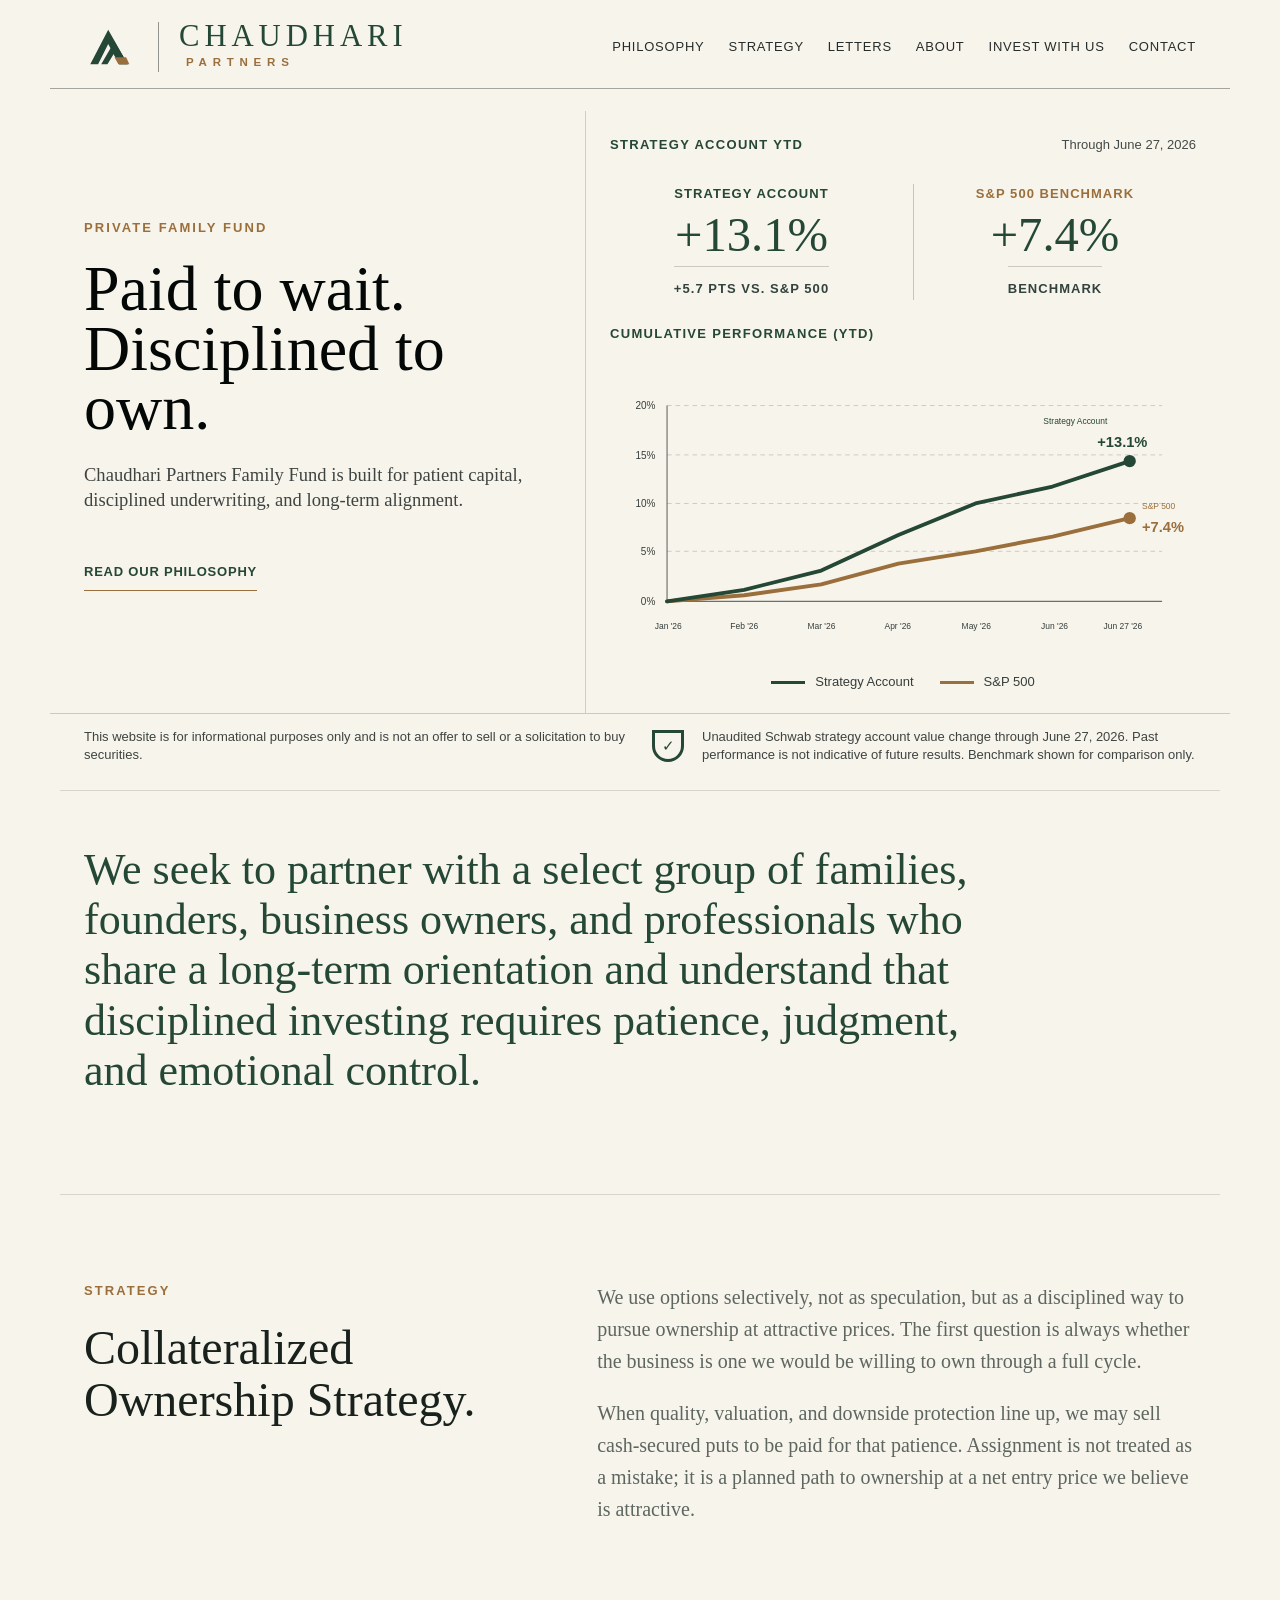
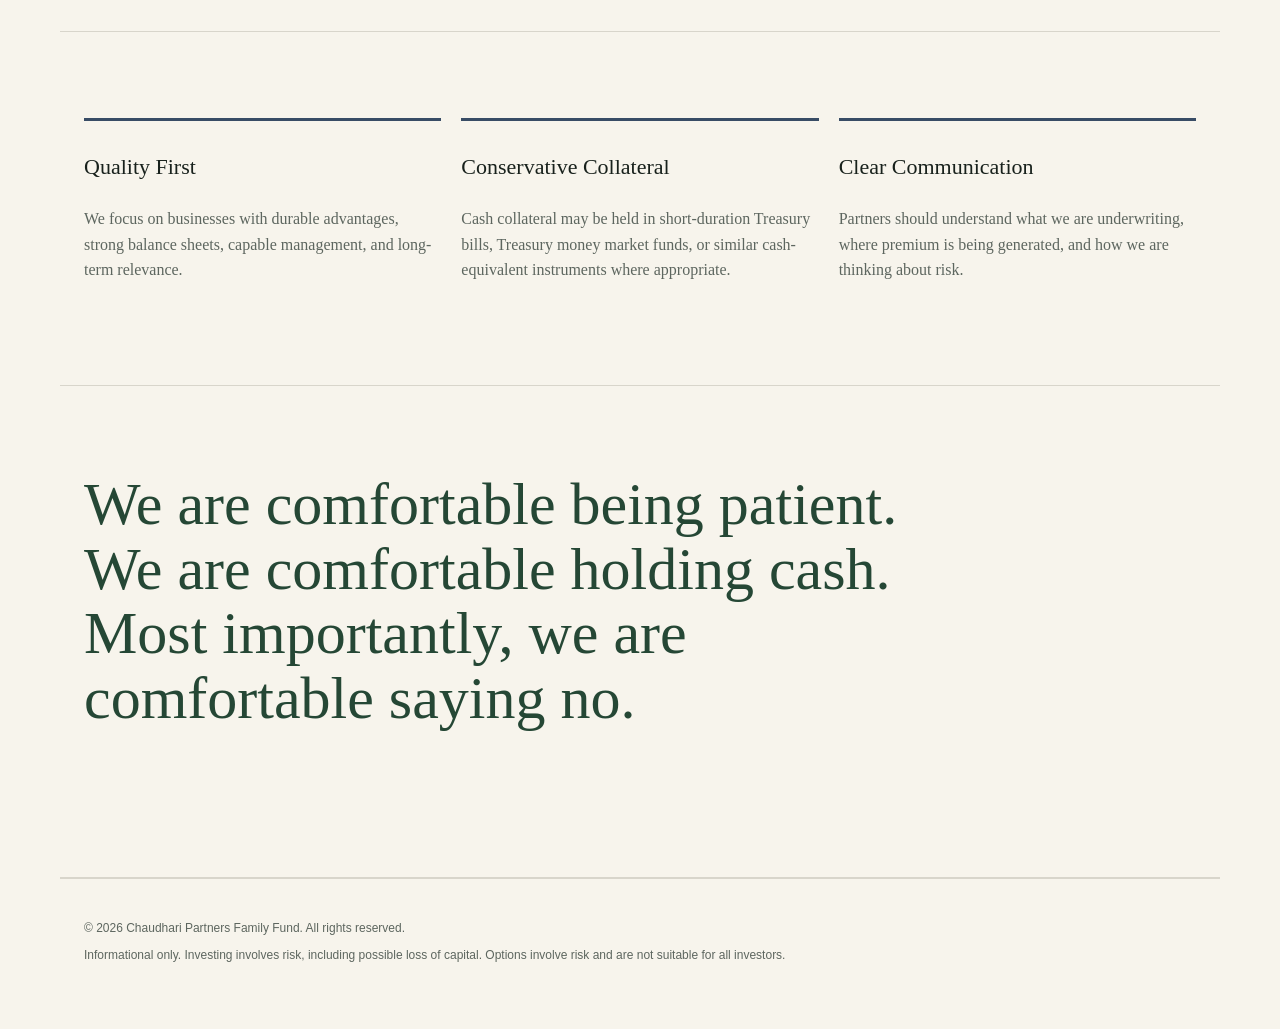
<file: index.html>
<!doctype html>
<html lang="en">
  <head>
    <meta charset="utf-8">
    <meta name="viewport" content="width=device-width, initial-scale=1">
    <title>Chaudhari Partners Family Fund | Patient Capital</title>
    <meta name="description" content="Chaudhari Partners Family Fund is built for patient capital, disciplined underwriting, and long-term alignment in public markets.">
    <meta name="robots" content="index, follow">
    <link rel="canonical" href="https://www.chaudharipartners.com/">
    <meta property="og:type" content="website">
    <meta property="og:site_name" content="Chaudhari Partners Family Fund">
    <meta property="og:title" content="Chaudhari Partners Family Fund | Patient Capital">
    <meta property="og:description" content="Patient capital, disciplined underwriting, and long-term alignment in public markets.">
    <meta property="og:url" content="https://www.chaudharipartners.com/">
    <meta name="twitter:card" content="summary">
    <meta name="twitter:title" content="Chaudhari Partners Family Fund | Patient Capital">
    <meta name="twitter:description" content="Patient capital, disciplined underwriting, and long-term alignment in public markets.">
    <script type="application/ld+json">
      {
        "@context": "https://schema.org",
        "@type": "Organization",
        "name": "Chaudhari Partners Family Fund",
        "url": "https://www.chaudharipartners.com/",
        "description": "A founder-led family fund built for patient capital, disciplined underwriting, and long-term alignment.",
        "areaServed": "United States",
        "sameAs": []
      }
    </script>
    <link rel="icon" href="favicon.svg" type="image/svg+xml">
    <link rel="stylesheet" href="styles.css">
  </head>
  <body>
    <header class="site-header">
      <a class="brand brand-lockup" href="index.html" aria-label="Chaudhari Partners Family Fund home">
        <svg class="brand-symbol" viewBox="0 0 64 64" aria-hidden="true">
          <path class="symbol-green" d="M8 54 31 10l25 44H45L31 28 18 54Z"></path>
          <path class="symbol-green" d="M22 54 39 25l17 29H45l-7-13-8 13Z"></path>
          <path class="symbol-gold" d="M39 45h15l4 9H44Z"></path>
        </svg>
        <span class="brand-divider"></span>
        <span class="brand-wordmark"><strong>Chaudhari</strong><em>Partners</em></span>
      </a>
      <nav class="nav" aria-label="Primary navigation">
        <a href="philosophy.html">Philosophy</a>
        <a href="index.html#strategy">Strategy</a>
        <a href="letters.html">Letters</a>
        <a href="about.html">About</a>
        <a href="invest.html">Invest with Us</a>
        <a href="contact.html">Contact</a>
      </nav>
    </header>

    <main>
      <section class="hero hero-dashboard">
        <div class="hero-copy">
          <p class="eyebrow">Private family fund</p>
          <h1>Paid to wait. Disciplined to own.</h1>
          <p class="lede">Chaudhari Partners Family Fund is built for patient capital, disciplined underwriting, and long-term alignment.</p>
          <div class="hero-actions">
            <a class="text-link" href="philosophy.html">Read our philosophy</a>
          </div>
        </div>

        <aside class="performance-board" aria-label="Year-to-date performance comparison">
          <div class="board-heading">
            <h2>Strategy Account YTD</h2>
            <span>Through June 27, 2026</span>
          </div>
          <div class="scorecards">
            <div class="scorecard primary-score">
              <span>Strategy Account</span>
              <strong>+13.1%</strong>
              <small>+5.7 pts vs. S&amp;P 500</small>
            </div>
            <div class="scorecard benchmark-score">
              <span>S&amp;P 500 Benchmark</span>
              <strong>+7.4%</strong>
              <small>Benchmark</small>
            </div>
          </div>
          <div class="chart-block">
            <h3>Cumulative Performance (YTD)</h3>
            <svg class="performance-line-chart" viewBox="0 0 760 380" role="img" aria-label="Cumulative YTD performance chart">
              <line class="axis" x1="74" y1="304" x2="716" y2="304"></line>
              <line class="axis" x1="74" y1="50" x2="74" y2="304"></line>
              <line class="dash" x1="74" y1="239" x2="716" y2="239"></line>
              <line class="dash" x1="74" y1="177" x2="716" y2="177"></line>
              <line class="dash" x1="74" y1="114" x2="716" y2="114"></line>
              <line class="dash" x1="74" y1="50" x2="716" y2="50"></line>
              <text x="40" y="309">0%</text>
              <text x="40" y="244">5%</text>
              <text x="33" y="182">10%</text>
              <text x="33" y="119">15%</text>
              <text x="33" y="55">20%</text>
              <path class="sp-line" d="M74 304 L174 296 L274 282 L374 255 L474 239 L574 220 L674 196"></path>
              <path class="cp-line" d="M74 304 L174 289 L274 264 L374 218 L474 177 L574 155 L674 122"></path>
              <circle class="cp-point" cx="674" cy="122" r="8"></circle>
              <circle class="sp-point" cx="674" cy="196" r="8"></circle>
              <text class="chart-date" x="58" y="340">Jan '26</text>
              <text class="chart-date" x="156" y="340">Feb '26</text>
              <text class="chart-date" x="256" y="340">Mar '26</text>
              <text class="chart-date" x="356" y="340">Apr '26</text>
              <text class="chart-date" x="456" y="340">May '26</text>
              <text class="chart-date" x="559" y="340">Jun '26</text>
              <text class="chart-date" x="640" y="340">Jun 27 '26</text>
              <text class="cp-label" x="562" y="74">Strategy Account</text>
              <text class="cp-value" x="632" y="104">+13.1%</text>
              <text class="sp-label" x="690" y="184">S&amp;P 500</text>
              <text class="sp-value" x="690" y="214">+7.4%</text>
            </svg>
            <div class="chart-legend">
              <span><i class="legend-account"></i>Strategy Account</span>
              <span><i class="legend-benchmark"></i>S&amp;P 500</span>
            </div>
          </div>
        </aside>
      </section>

      <section class="hero-footnote">
        <p>This website is for informational purposes only and is not an offer to sell or a solicitation to buy securities.</p>
        <p><span class="shield-mark">✓</span> Unaudited Schwab strategy account value change through June 27, 2026. Past performance is not indicative of future results. Benchmark shown for comparison only.</p>
      </section>

      <section class="intro">
        <p>We seek to partner with a select group of families, founders, business owners, and professionals who share a long-term orientation and understand that disciplined investing requires patience, judgment, and emotional control.</p>
      </section>

      <section id="strategy" class="section split">
        <div>
          <p class="eyebrow">Strategy</p>
          <h2>Collateralized Ownership Strategy.</h2>
        </div>
        <div class="prose">
          <p>We use options selectively, not as speculation, but as a disciplined way to pursue ownership at attractive prices. The first question is always whether the business is one we would be willing to own through a full cycle.</p>
          <p>When quality, valuation, and downside protection line up, we may sell cash-secured puts to be paid for that patience. Assignment is not treated as a mistake; it is a planned path to ownership at a net entry price we believe is attractive.</p>
        </div>
      </section>

      <section class="section grid-three">
        <article><h3>Quality First</h3><p>We focus on businesses with durable advantages, strong balance sheets, capable management, and long-term relevance.</p></article>
        <article><h3>Conservative Collateral</h3><p>Cash collateral may be held in short-duration Treasury bills, Treasury money market funds, or similar cash-equivalent instruments where appropriate.</p></article>
        <article><h3>Clear Communication</h3><p>Partners should understand what we are underwriting, where premium is being generated, and how we are thinking about risk.</p></article>
      </section>

      <section class="section quote-band"><blockquote><p>We are comfortable being patient. We are comfortable holding cash. Most importantly, we are comfortable saying no.</p></blockquote></section>
    </main>

    <footer class="site-footer">
      <p>&copy; 2026 Chaudhari Partners Family Fund. All rights reserved.</p>
      <p>Informational only. Investing involves risk, including possible loss of capital. Options involve risk and are not suitable for all investors.</p>
    </footer>
  </body>
</html>
</file>
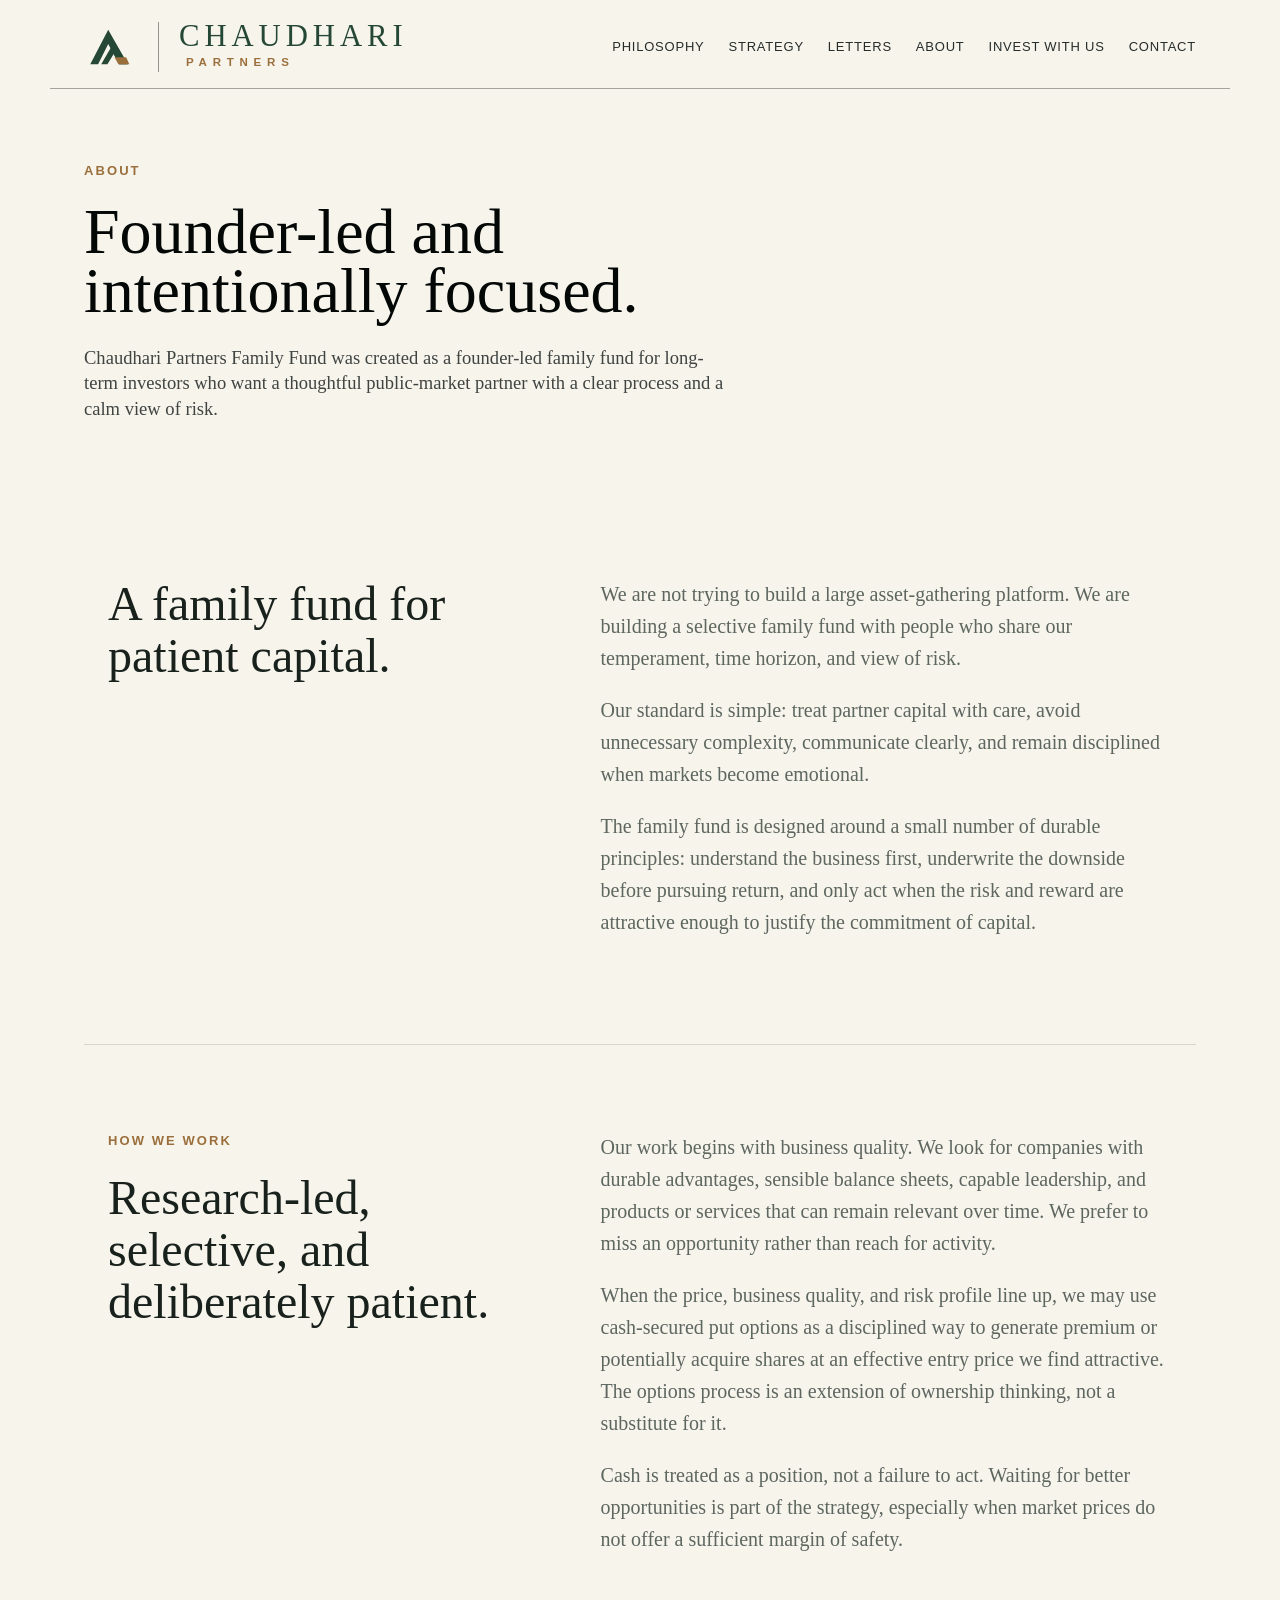
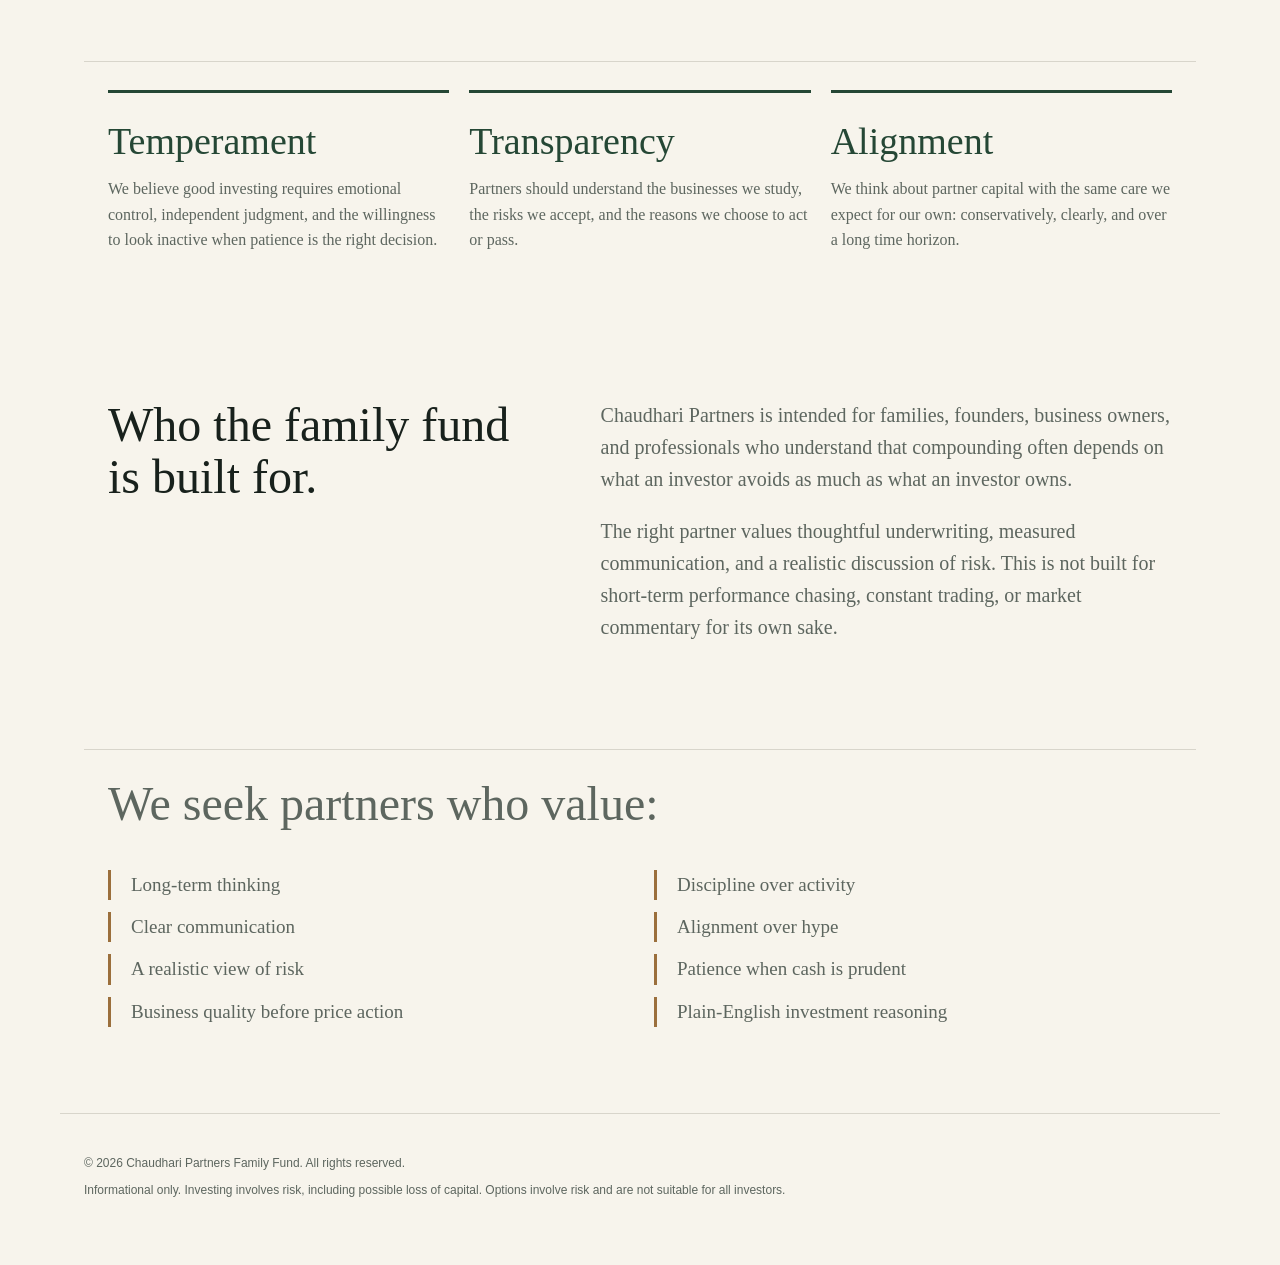
<file: about.html>
<!doctype html>
<html lang="en">
  <head>
    <meta charset="utf-8">
    <meta name="viewport" content="width=device-width, initial-scale=1">
    <title>About Chaudhari Partners Family Fund | Patient Capital</title>
    <meta name="description" content="Learn about Chaudhari Partners Family Fund, a founder-led family fund built for long-term investors who value patience, underwriting discipline, and alignment.">
    <meta name="robots" content="index, follow">
    <link rel="canonical" href="https://www.chaudharipartners.com/about.html">
    <meta property="og:type" content="website">
    <meta property="og:site_name" content="Chaudhari Partners Family Fund">
    <meta property="og:title" content="About Chaudhari Partners Family Fund">
    <meta property="og:description" content="A founder-led private family fund for long-term investors who value patience, underwriting discipline, and alignment.">
    <meta property="og:url" content="https://www.chaudharipartners.com/about.html">
    <meta name="twitter:card" content="summary">
    <meta name="twitter:title" content="About Chaudhari Partners Family Fund">
    <meta name="twitter:description" content="A founder-led private family fund for long-term investors who value patience, discipline, and alignment.">
    <link rel="icon" href="favicon.svg" type="image/svg+xml">
    <link rel="stylesheet" href="styles.css">
  </head>
  <body>
    <header class="site-header">
      <a class="brand brand-lockup" href="index.html" aria-label="Chaudhari Partners Family Fund home">
        <svg class="brand-symbol" viewBox="0 0 64 64" aria-hidden="true">
          <path class="symbol-green" d="M8 54 31 10l25 44H45L31 28 18 54Z"></path>
          <path class="symbol-green" d="M22 54 39 25l17 29H45l-7-13-8 13Z"></path>
          <path class="symbol-gold" d="M39 45h15l4 9H44Z"></path>
        </svg>
        <span class="brand-divider"></span>
        <span class="brand-wordmark"><strong>Chaudhari</strong><em>Partners</em></span>
      </a>
      <nav class="nav" aria-label="Primary navigation"><a href="philosophy.html">Philosophy</a><a href="index.html#strategy">Strategy</a><a href="letters.html">Letters</a><a href="about.html">About</a><a href="invest.html">Invest with Us</a><a href="contact.html">Contact</a></nav>
    </header>
    <main class="page">
      <section class="page-hero"><p class="eyebrow">About</p><h1>Founder-led and intentionally focused.</h1><p class="lede">Chaudhari Partners Family Fund was created as a founder-led family fund for long-term investors who want a thoughtful public-market partner with a clear process and a calm view of risk.</p></section>
      <section class="section split"><div><h2>A family fund for patient capital.</h2></div><div class="prose"><p>We are not trying to build a large asset-gathering platform. We are building a selective family fund with people who share our temperament, time horizon, and view of risk.</p><p>Our standard is simple: treat partner capital with care, avoid unnecessary complexity, communicate clearly, and remain disciplined when markets become emotional.</p><p>The family fund is designed around a small number of durable principles: understand the business first, underwrite the downside before pursuing return, and only act when the risk and reward are attractive enough to justify the commitment of capital.</p></div></section>
      <section class="section split about-detail"><div><p class="eyebrow">How we work</p><h2>Research-led, selective, and deliberately patient.</h2></div><div class="prose"><p>Our work begins with business quality. We look for companies with durable advantages, sensible balance sheets, capable leadership, and products or services that can remain relevant over time. We prefer to miss an opportunity rather than reach for activity.</p><p>When the price, business quality, and risk profile line up, we may use cash-secured put options as a disciplined way to generate premium or potentially acquire shares at an effective entry price we find attractive. The options process is an extension of ownership thinking, not a substitute for it.</p><p>Cash is treated as a position, not a failure to act. Waiting for better opportunities is part of the strategy, especially when market prices do not offer a sufficient margin of safety.</p></div></section>
      <section class="section grid-three about-values">
        <article><h2>Temperament</h2><p>We believe good investing requires emotional control, independent judgment, and the willingness to look inactive when patience is the right decision.</p></article>
        <article><h2>Transparency</h2><p>Partners should understand the businesses we study, the risks we accept, and the reasons we choose to act or pass.</p></article>
        <article><h2>Alignment</h2><p>We think about partner capital with the same care we expect for our own: conservatively, clearly, and over a long time horizon.</p></article>
      </section>
      <section class="section split"><div><h2>Who the family fund is built for.</h2></div><div class="prose"><p>Chaudhari Partners is intended for families, founders, business owners, and professionals who understand that compounding often depends on what an investor avoids as much as what an investor owns.</p><p>The right partner values thoughtful underwriting, measured communication, and a realistic discussion of risk. This is not built for short-term performance chasing, constant trading, or market commentary for its own sake.</p></div></section>
      <section class="section partner-list"><h2>We seek partners who value:</h2><ul><li>Long-term thinking</li><li>Discipline over activity</li><li>Clear communication</li><li>Alignment over hype</li><li>A realistic view of risk</li><li>Patience when cash is prudent</li><li>Business quality before price action</li><li>Plain-English investment reasoning</li></ul></section>
    </main>
    <footer class="site-footer"><p>&copy; 2026 Chaudhari Partners Family Fund. All rights reserved.</p><p>Informational only. Investing involves risk, including possible loss of capital. Options involve risk and are not suitable for all investors.</p></footer>
  </body>
</html>
</file>
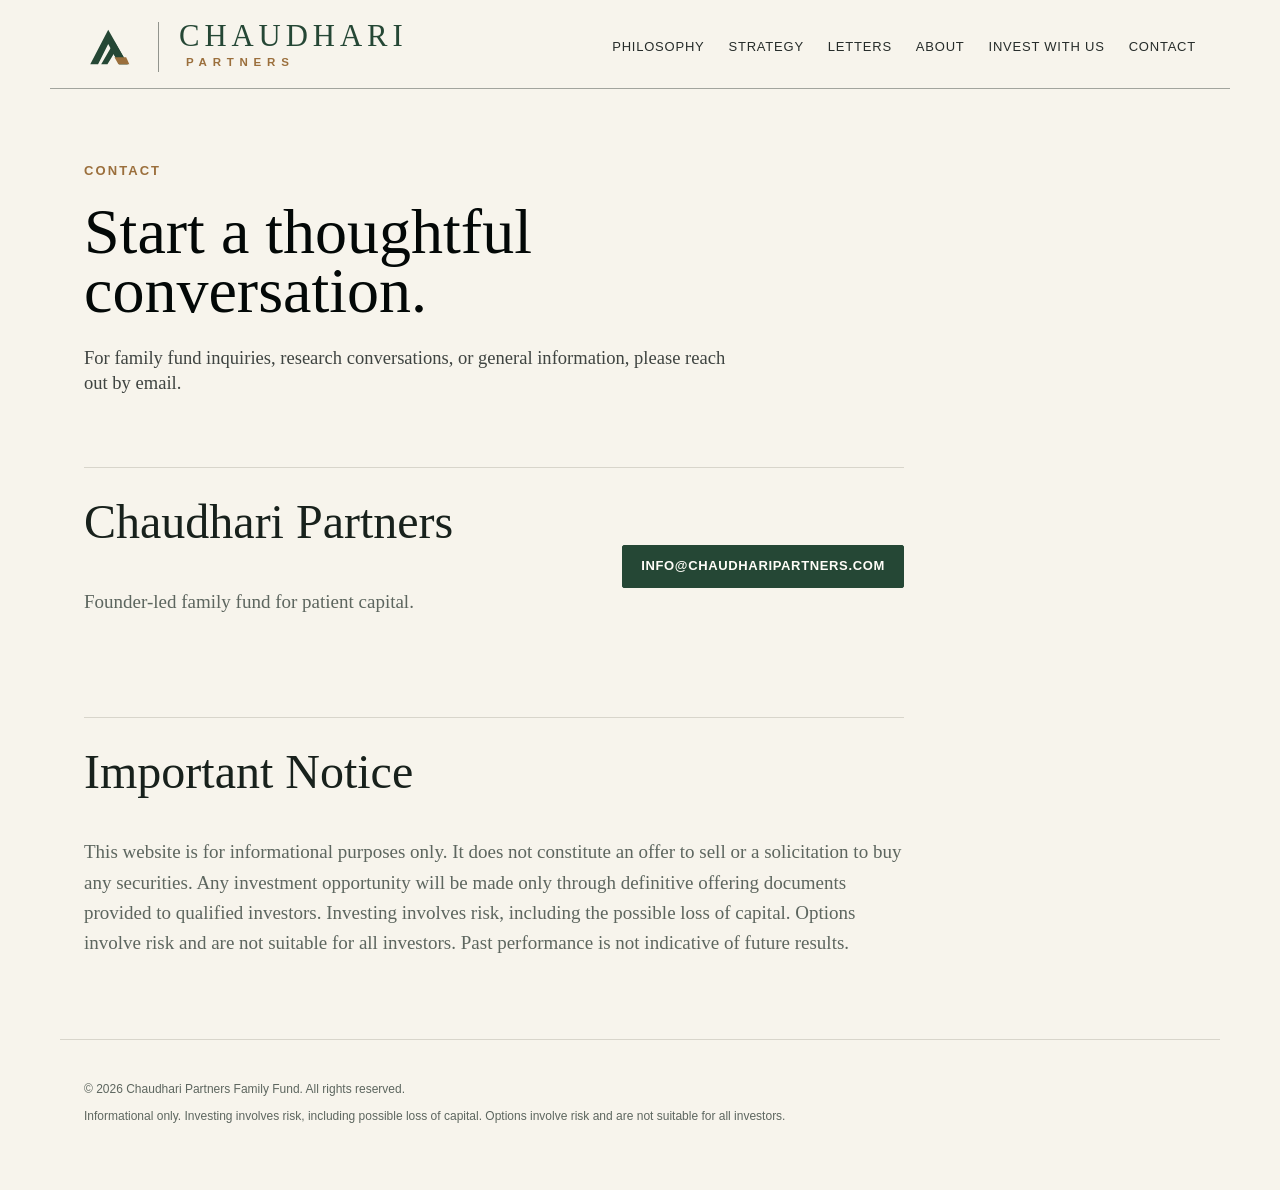
<file: contact.html>
<!doctype html>
<html lang="en">
  <head>
    <meta charset="utf-8">
    <meta name="viewport" content="width=device-width, initial-scale=1">
    <title>Contact Chaudhari Partners Family Fund</title>
    <meta name="description" content="Contact Chaudhari Partners Family Fund for family fund inquiries, research conversations, or general information.">
    <meta name="robots" content="index, follow">
    <link rel="canonical" href="https://www.chaudharipartners.com/contact.html">
    <meta property="og:type" content="website">
    <meta property="og:site_name" content="Chaudhari Partners Family Fund">
    <meta property="og:title" content="Contact Chaudhari Partners Family Fund">
    <meta property="og:description" content="Reach out for family fund inquiries, research conversations, or general information.">
    <meta property="og:url" content="https://www.chaudharipartners.com/contact.html">
    <meta name="twitter:card" content="summary">
    <meta name="twitter:title" content="Contact Chaudhari Partners Family Fund">
    <meta name="twitter:description" content="Reach out for family fund inquiries, research conversations, or general information.">
    <link rel="icon" href="favicon.svg" type="image/svg+xml">
    <link rel="stylesheet" href="styles.css">
  </head>
  <body>
    <header class="site-header">
      <a class="brand brand-lockup" href="index.html" aria-label="Chaudhari Partners Family Fund home">
        <svg class="brand-symbol" viewBox="0 0 64 64" aria-hidden="true">
          <path class="symbol-green" d="M8 54 31 10l25 44H45L31 28 18 54Z"></path>
          <path class="symbol-green" d="M22 54 39 25l17 29H45l-7-13-8 13Z"></path>
          <path class="symbol-gold" d="M39 45h15l4 9H44Z"></path>
        </svg>
        <span class="brand-divider"></span>
        <span class="brand-wordmark"><strong>Chaudhari</strong><em>Partners</em></span>
      </a>
      <nav class="nav" aria-label="Primary navigation"><a href="philosophy.html">Philosophy</a><a href="index.html#strategy">Strategy</a><a href="letters.html">Letters</a><a href="about.html">About</a><a href="invest.html">Invest with Us</a><a href="contact.html">Contact</a></nav>
    </header>
    <main class="page">
      <section class="page-hero"><p class="eyebrow">Contact</p><h1>Start a thoughtful conversation.</h1><p class="lede">For family fund inquiries, research conversations, or general information, please reach out by email.</p></section>
      <section class="contact-panel"><div><h2>Chaudhari Partners</h2><p>Founder-led family fund for patient capital.</p></div><a class="button" href="mailto:info@chaudharipartners.com">info@chaudharipartners.com</a></section>
      <section class="important"><h2>Important Notice</h2><p>This website is for informational purposes only. It does not constitute an offer to sell or a solicitation to buy any securities. Any investment opportunity will be made only through definitive offering documents provided to qualified investors. Investing involves risk, including the possible loss of capital. Options involve risk and are not suitable for all investors. Past performance is not indicative of future results.</p></section>
    </main>
    <footer class="site-footer"><p>&copy; 2026 Chaudhari Partners Family Fund. All rights reserved.</p><p>Informational only. Investing involves risk, including possible loss of capital. Options involve risk and are not suitable for all investors.</p></footer>
  </body>
</html>
</file>
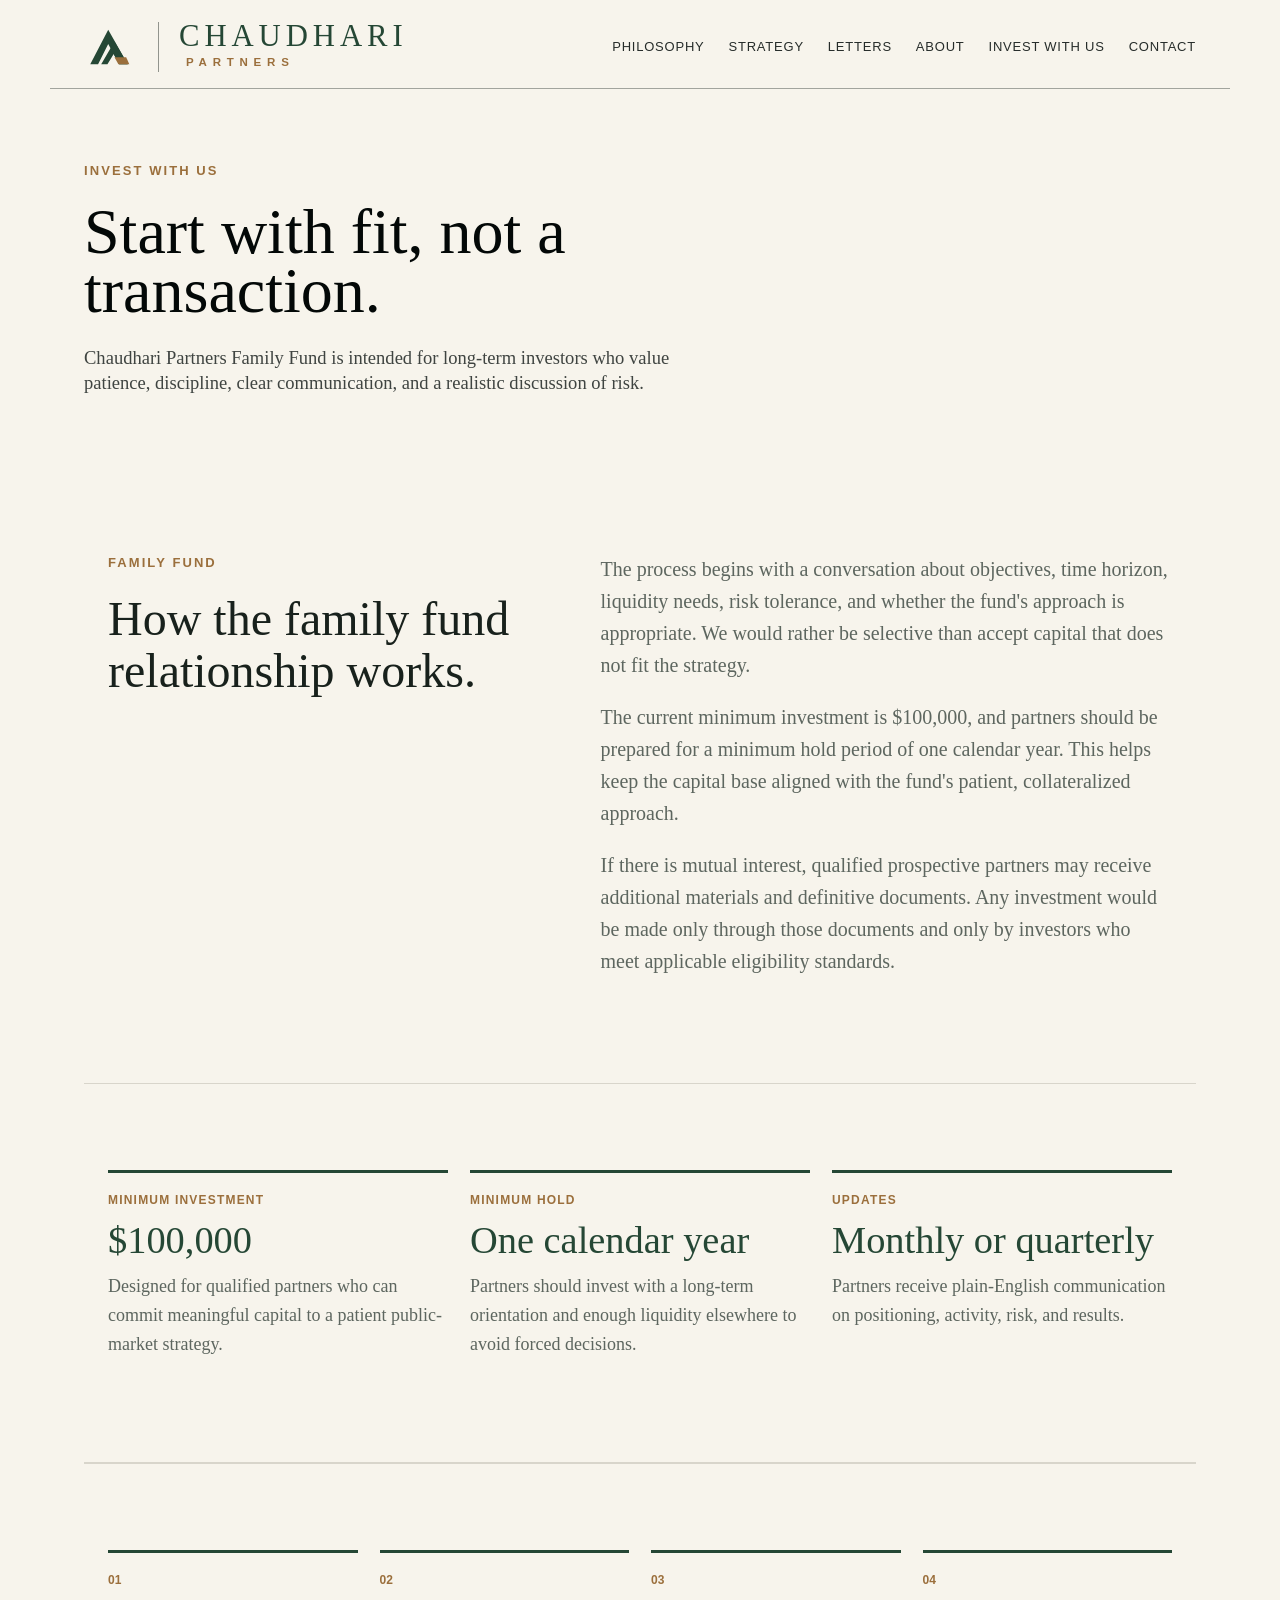
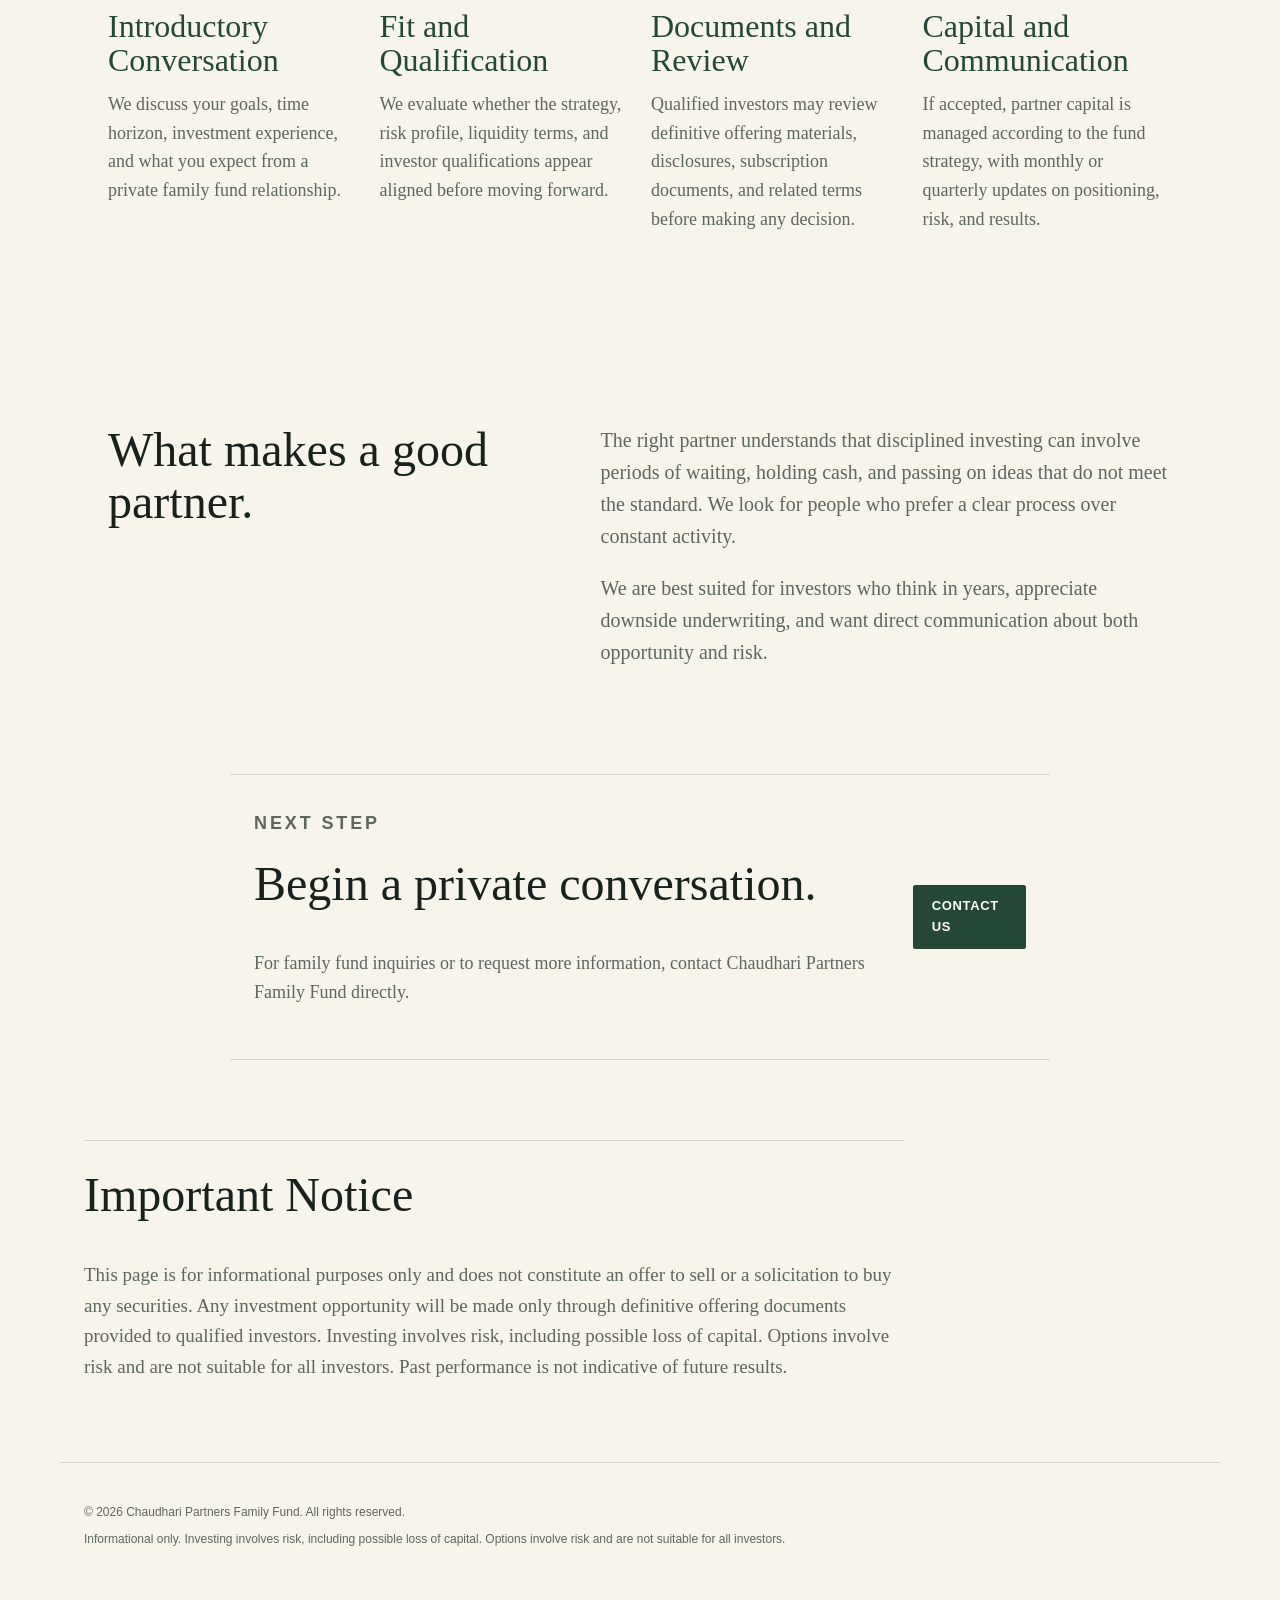
<file: invest.html>
<!doctype html>
<html lang="en">
  <head>
    <meta charset="utf-8">
    <meta name="viewport" content="width=device-width, initial-scale=1">
    <title>Invest with Us | Chaudhari Partners Family Fund</title>
    <meta name="description" content="Learn how to begin a private family fund conversation, including fit, qualification, documentation, funding, and ongoing communication.">
    <meta name="robots" content="index, follow">
    <link rel="canonical" href="https://www.chaudharipartners.com/invest.html">
    <meta property="og:type" content="website">
    <meta property="og:site_name" content="Chaudhari Partners Family Fund">
    <meta property="og:title" content="Invest with Us | Chaudhari Partners Family Fund">
    <meta property="og:description" content="A clear overview of how a private family fund relationship begins.">
    <meta property="og:url" content="https://www.chaudharipartners.com/invest.html">
    <meta name="twitter:card" content="summary">
    <meta name="twitter:title" content="Invest with Us | Chaudhari Partners Family Fund">
    <meta name="twitter:description" content="A clear overview of how a private family fund relationship begins.">
    <link rel="icon" href="favicon.svg" type="image/svg+xml">
    <link rel="stylesheet" href="styles.css">
  </head>
  <body>
    <header class="site-header">
      <a class="brand brand-lockup" href="index.html" aria-label="Chaudhari Partners Family Fund home">
        <svg class="brand-symbol" viewBox="0 0 64 64" aria-hidden="true">
          <path class="symbol-green" d="M8 54 31 10l25 44H45L31 28 18 54Z"></path>
          <path class="symbol-green" d="M22 54 39 25l17 29H45l-7-13-8 13Z"></path>
          <path class="symbol-gold" d="M39 45h15l4 9H44Z"></path>
        </svg>
        <span class="brand-divider"></span>
        <span class="brand-wordmark"><strong>Chaudhari</strong><em>Partners</em></span>
      </a>
      <nav class="nav" aria-label="Primary navigation"><a href="philosophy.html">Philosophy</a><a href="index.html#strategy">Strategy</a><a href="letters.html">Letters</a><a href="about.html">About</a><a href="invest.html">Invest with Us</a><a href="contact.html">Contact</a></nav>
    </header>
    <main class="page">
      <section class="page-hero"><p class="eyebrow">Invest with us</p><h1>Start with fit, not a transaction.</h1><p class="lede">Chaudhari Partners Family Fund is intended for long-term investors who value patience, discipline, clear communication, and a realistic discussion of risk.</p></section>
      <section class="section split"><div><p class="eyebrow">Family fund</p><h2>How the family fund relationship works.</h2></div><div class="prose"><p>The process begins with a conversation about objectives, time horizon, liquidity needs, risk tolerance, and whether the fund's approach is appropriate. We would rather be selective than accept capital that does not fit the strategy.</p><p>The current minimum investment is $100,000, and partners should be prepared for a minimum hold period of one calendar year. This helps keep the capital base aligned with the fund's patient, collateralized approach.</p><p>If there is mutual interest, qualified prospective partners may receive additional materials and definitive documents. Any investment would be made only through those documents and only by investors who meet applicable eligibility standards.</p></div></section>
      <section class="section investment-terms" aria-label="Investment terms summary">
        <article><span>Minimum Investment</span><strong>$100,000</strong><p>Designed for qualified partners who can commit meaningful capital to a patient public-market strategy.</p></article>
        <article><span>Minimum Hold</span><strong>One calendar year</strong><p>Partners should invest with a long-term orientation and enough liquidity elsewhere to avoid forced decisions.</p></article>
        <article><span>Updates</span><strong>Monthly or quarterly</strong><p>Partners receive plain-English communication on positioning, activity, risk, and results.</p></article>
      </section>
      <section class="section process-steps" aria-label="Investment process">
        <article><span>01</span><h2>Introductory Conversation</h2><p>We discuss your goals, time horizon, investment experience, and what you expect from a private family fund relationship.</p></article>
        <article><span>02</span><h2>Fit and Qualification</h2><p>We evaluate whether the strategy, risk profile, liquidity terms, and investor qualifications appear aligned before moving forward.</p></article>
        <article><span>03</span><h2>Documents and Review</h2><p>Qualified investors may review definitive offering materials, disclosures, subscription documents, and related terms before making any decision.</p></article>
        <article><span>04</span><h2>Capital and Communication</h2><p>If accepted, partner capital is managed according to the fund strategy, with monthly or quarterly updates on positioning, risk, and results.</p></article>
      </section>
      <section class="section split"><div><h2>What makes a good partner.</h2></div><div class="prose"><p>The right partner understands that disciplined investing can involve periods of waiting, holding cash, and passing on ideas that do not meet the standard. We look for people who prefer a clear process over constant activity.</p><p>We are best suited for investors who think in years, appreciate downside underwriting, and want direct communication about both opportunity and risk.</p></div></section>
      <section class="section contact-panel invest-cta"><div><p class="eyebrow">Next step</p><h2>Begin a private conversation.</h2><p>For family fund inquiries or to request more information, contact Chaudhari Partners Family Fund directly.</p></div><a class="button" href="mailto:info@chaudharipartners.com">Contact Us</a></section>
      <section class="important"><h2>Important Notice</h2><p>This page is for informational purposes only and does not constitute an offer to sell or a solicitation to buy any securities. Any investment opportunity will be made only through definitive offering documents provided to qualified investors. Investing involves risk, including possible loss of capital. Options involve risk and are not suitable for all investors. Past performance is not indicative of future results.</p></section>
    </main>
    <footer class="site-footer"><p>&copy; 2026 Chaudhari Partners Family Fund. All rights reserved.</p><p>Informational only. Investing involves risk, including possible loss of capital. Options involve risk and are not suitable for all investors.</p></footer>
  </body>
</html>
</file>
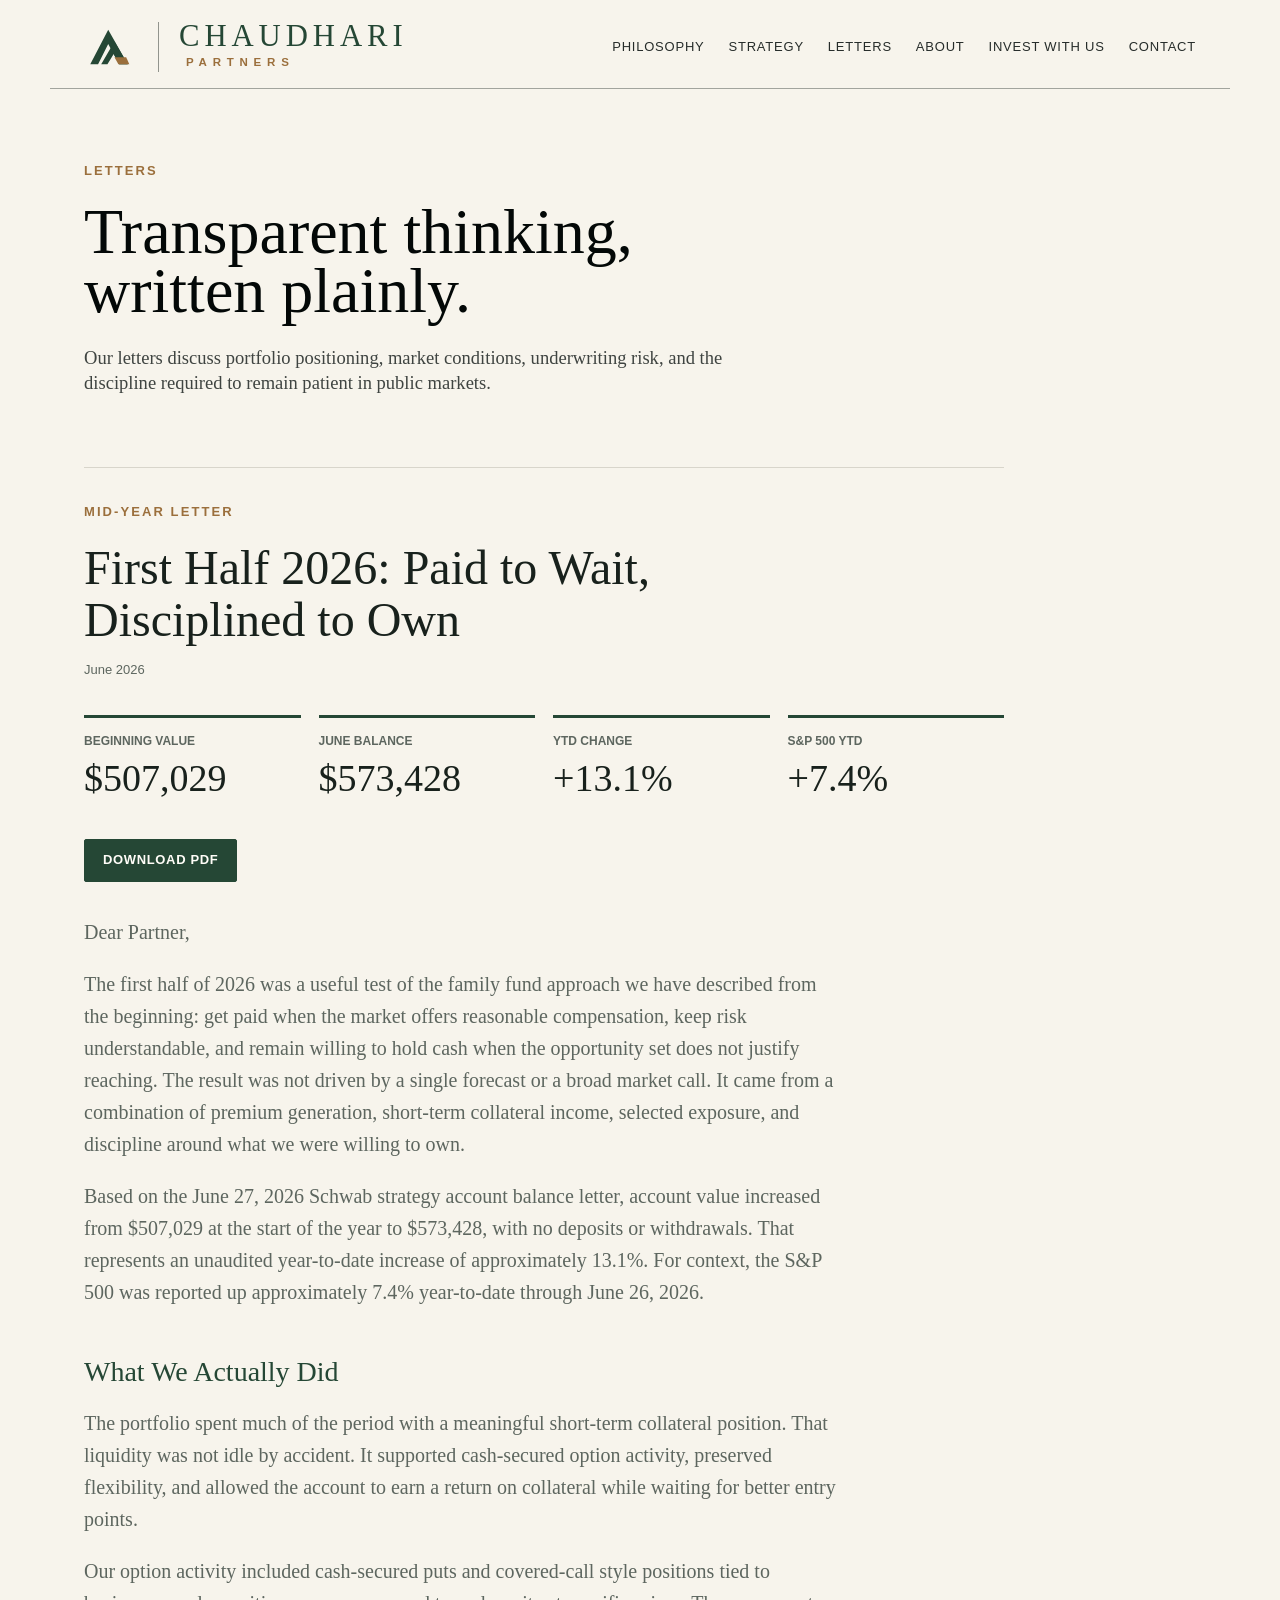
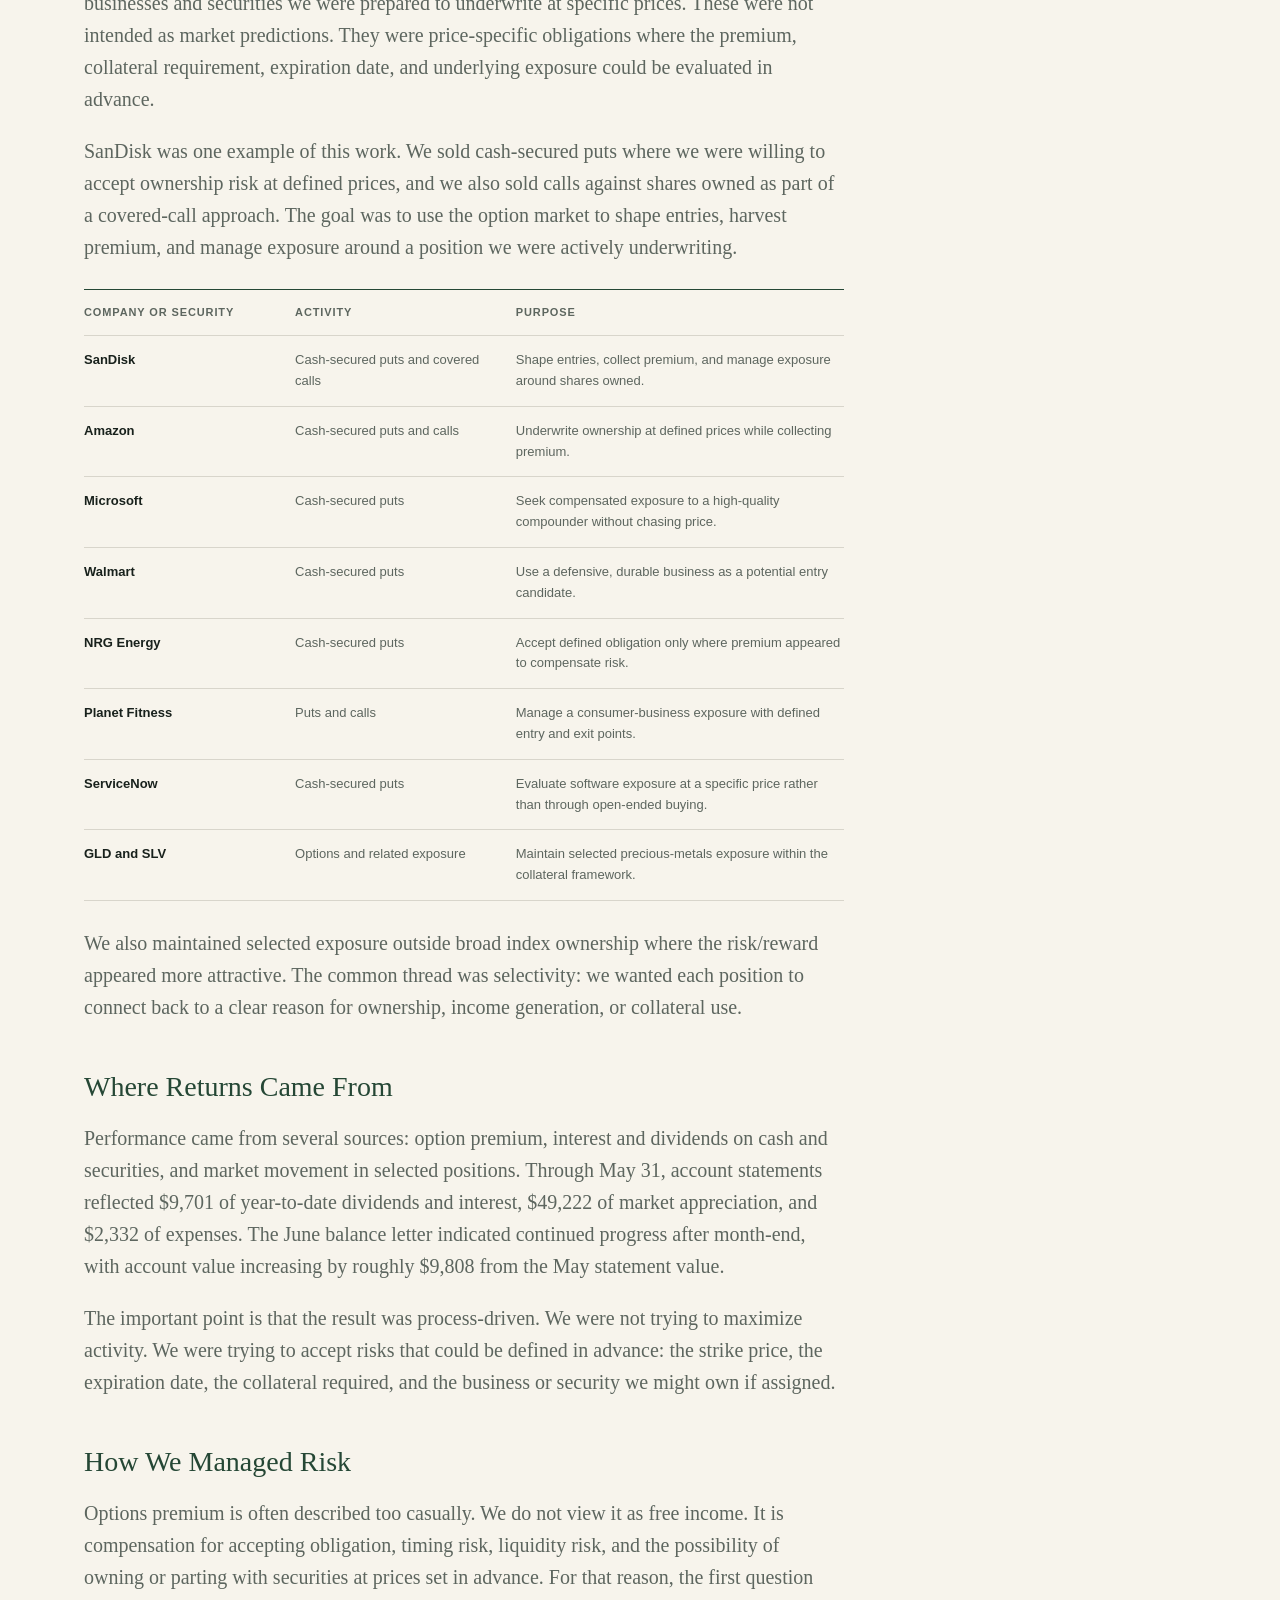
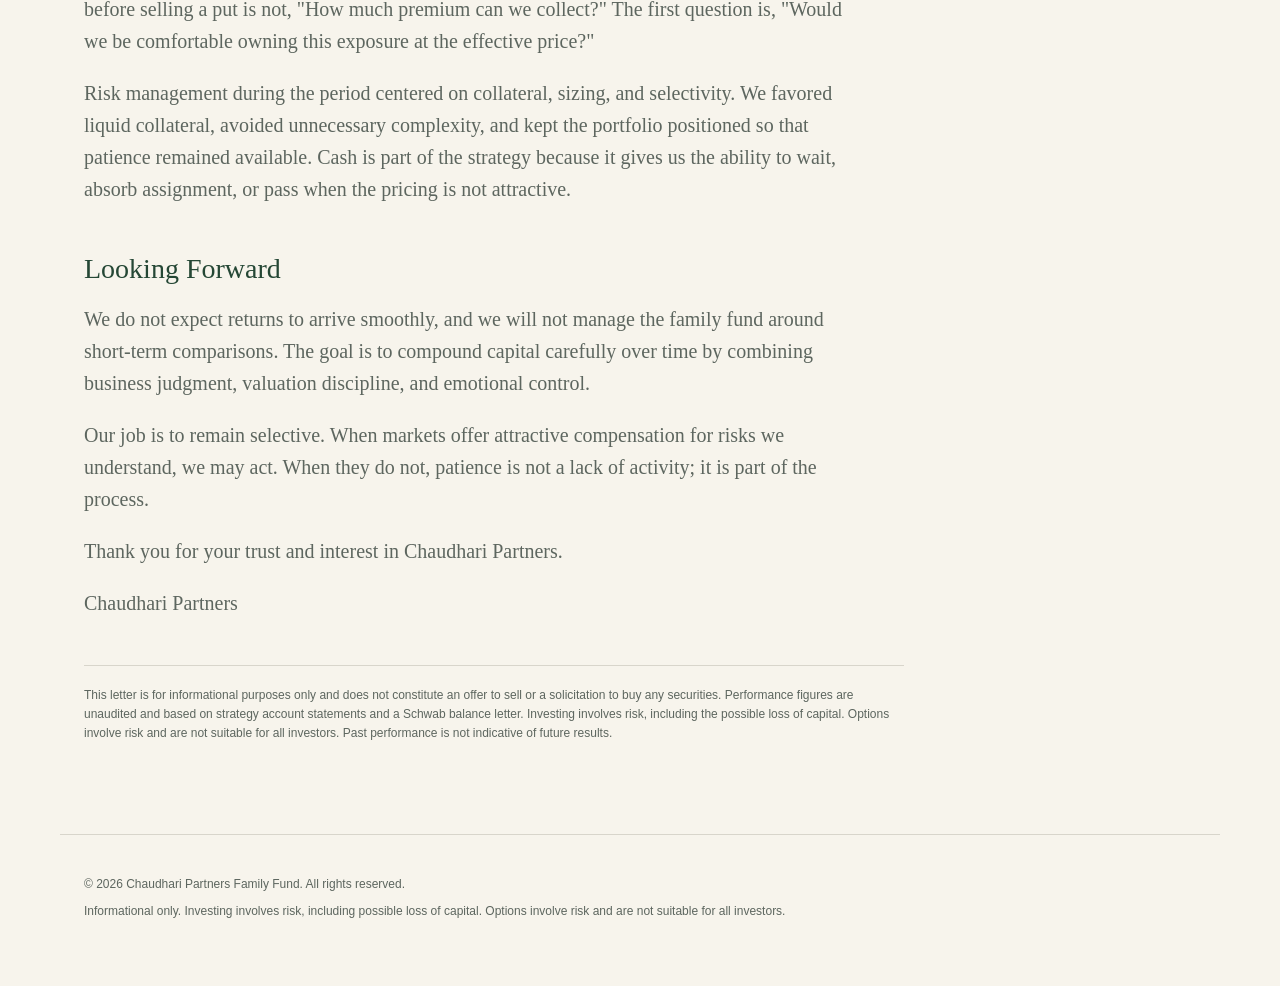
<file: letters.html>
<!doctype html>
<html lang="en">
  <head>
    <meta charset="utf-8">
    <meta name="viewport" content="width=device-width, initial-scale=1">
    <title>Letters and Research | Chaudhari Partners Family Fund</title>
    <meta name="description" content="Read letters and research from Chaudhari Partners on portfolio positioning, market conditions, underwriting risk, and long-term investing.">
    <meta name="robots" content="index, follow">
    <link rel="canonical" href="https://www.chaudharipartners.com/letters.html">
    <meta property="og:type" content="website">
    <meta property="og:site_name" content="Chaudhari Partners Family Fund">
    <meta property="og:title" content="Letters and Research | Chaudhari Partners Family Fund">
    <meta property="og:description" content="Letters on portfolio positioning, market conditions, underwriting risk, and long-term investing.">
    <meta property="og:url" content="https://www.chaudharipartners.com/letters.html">
    <meta name="twitter:card" content="summary">
    <meta name="twitter:title" content="Letters and Research | Chaudhari Partners Family Fund">
    <meta name="twitter:description" content="Letters on portfolio positioning, market conditions, underwriting risk, and long-term investing.">
    <link rel="icon" href="favicon.svg" type="image/svg+xml">
    <link rel="stylesheet" href="styles.css">
  </head>
  <body>
    <header class="site-header">
      <a class="brand brand-lockup" href="index.html" aria-label="Chaudhari Partners Family Fund home">
        <svg class="brand-symbol" viewBox="0 0 64 64" aria-hidden="true">
          <path class="symbol-green" d="M8 54 31 10l25 44H45L31 28 18 54Z"></path>
          <path class="symbol-green" d="M22 54 39 25l17 29H45l-7-13-8 13Z"></path>
          <path class="symbol-gold" d="M39 45h15l4 9H44Z"></path>
        </svg>
        <span class="brand-divider"></span>
        <span class="brand-wordmark"><strong>Chaudhari</strong><em>Partners</em></span>
      </a>
      <nav class="nav" aria-label="Primary navigation"><a href="philosophy.html">Philosophy</a><a href="index.html#strategy">Strategy</a><a href="letters.html">Letters</a><a href="about.html">About</a><a href="invest.html">Invest with Us</a><a href="contact.html">Contact</a></nav>
    </header>
    <main class="page">
      <section class="page-hero"><p class="eyebrow">Letters</p><h1>Transparent thinking, written plainly.</h1><p class="lede">Our letters discuss portfolio positioning, market conditions, underwriting risk, and the discipline required to remain patient in public markets.</p></section>
      <article class="investor-letter">
        <header class="letter-header">
          <p class="eyebrow">Mid-year letter</p>
          <h2>First Half 2026: Paid to Wait, Disciplined to Own</h2>
          <p>June 2026</p>
        </header>
        <section class="letter-metrics" aria-label="Mid-year performance summary">
          <div><span>Beginning value</span><strong>$507,029</strong></div>
          <div><span>June balance</span><strong>$573,428</strong></div>
          <div><span>YTD change</span><strong>+13.1%</strong></div>
          <div><span>S&amp;P 500 YTD</span><strong>+7.4%</strong></div>
        </section>
        <div class="letter-actions"><a class="button" href="output/pdf/chaudhari-partners-2026-mid-year-letter.pdf" download>Download PDF</a></div>
        <div class="letter-body">
          <p>Dear Partner,</p>
          <p>The first half of 2026 was a useful test of the family fund approach we have described from the beginning: get paid when the market offers reasonable compensation, keep risk understandable, and remain willing to hold cash when the opportunity set does not justify reaching. The result was not driven by a single forecast or a broad market call. It came from a combination of premium generation, short-term collateral income, selected exposure, and discipline around what we were willing to own.</p>
          <p>Based on the June 27, 2026 Schwab strategy account balance letter, account value increased from $507,029 at the start of the year to $573,428, with no deposits or withdrawals. That represents an unaudited year-to-date increase of approximately 13.1%. For context, the S&amp;P 500 was reported up approximately 7.4% year-to-date through June 26, 2026.</p>
          <h3>What We Actually Did</h3>
          <p>The portfolio spent much of the period with a meaningful short-term collateral position. That liquidity was not idle by accident. It supported cash-secured option activity, preserved flexibility, and allowed the account to earn a return on collateral while waiting for better entry points.</p>
          <p>Our option activity included cash-secured puts and covered-call style positions tied to businesses and securities we were prepared to underwrite at specific prices. These were not intended as market predictions. They were price-specific obligations where the premium, collateral requirement, expiration date, and underlying exposure could be evaluated in advance.</p><p>SanDisk was one example of this work. We sold cash-secured puts where we were willing to accept ownership risk at defined prices, and we also sold calls against shares owned as part of a covered-call approach. The goal was to use the option market to shape entries, harvest premium, and manage exposure around a position we were actively underwriting.</p>
          <div class="activity-table" role="table" aria-label="Representative option activity">
            <div role="row"><span role="columnheader">Company or security</span><span role="columnheader">Activity</span><span role="columnheader">Purpose</span></div>
            <div role="row"><span role="cell">SanDisk</span><span role="cell">Cash-secured puts and covered calls</span><span role="cell">Shape entries, collect premium, and manage exposure around shares owned.</span></div><div role="row"><span role="cell">Amazon</span><span role="cell">Cash-secured puts and calls</span><span role="cell">Underwrite ownership at defined prices while collecting premium.</span></div>
            <div role="row"><span role="cell">Microsoft</span><span role="cell">Cash-secured puts</span><span role="cell">Seek compensated exposure to a high-quality compounder without chasing price.</span></div>
            <div role="row"><span role="cell">Walmart</span><span role="cell">Cash-secured puts</span><span role="cell">Use a defensive, durable business as a potential entry candidate.</span></div>
            <div role="row"><span role="cell">NRG Energy</span><span role="cell">Cash-secured puts</span><span role="cell">Accept defined obligation only where premium appeared to compensate risk.</span></div>
            <div role="row"><span role="cell">Planet Fitness</span><span role="cell">Puts and calls</span><span role="cell">Manage a consumer-business exposure with defined entry and exit points.</span></div>
            <div role="row"><span role="cell">ServiceNow</span><span role="cell">Cash-secured puts</span><span role="cell">Evaluate software exposure at a specific price rather than through open-ended buying.</span></div>
            <div role="row"><span role="cell">GLD and SLV</span><span role="cell">Options and related exposure</span><span role="cell">Maintain selected precious-metals exposure within the collateral framework.</span></div>
          </div>
          <p>We also maintained selected exposure outside broad index ownership where the risk/reward appeared more attractive. The common thread was selectivity: we wanted each position to connect back to a clear reason for ownership, income generation, or collateral use.</p>
          <h3>Where Returns Came From</h3>
          <p>Performance came from several sources: option premium, interest and dividends on cash and securities, and market movement in selected positions. Through May 31, account statements reflected $9,701 of year-to-date dividends and interest, $49,222 of market appreciation, and $2,332 of expenses. The June balance letter indicated continued progress after month-end, with account value increasing by roughly $9,808 from the May statement value.</p>
          <p>The important point is that the result was process-driven. We were not trying to maximize activity. We were trying to accept risks that could be defined in advance: the strike price, the expiration date, the collateral required, and the business or security we might own if assigned.</p>
          <h3>How We Managed Risk</h3>
          <p>Options premium is often described too casually. We do not view it as free income. It is compensation for accepting obligation, timing risk, liquidity risk, and the possibility of owning or parting with securities at prices set in advance. For that reason, the first question before selling a put is not, "How much premium can we collect?" The first question is, "Would we be comfortable owning this exposure at the effective price?"</p>
          <p>Risk management during the period centered on collateral, sizing, and selectivity. We favored liquid collateral, avoided unnecessary complexity, and kept the portfolio positioned so that patience remained available. Cash is part of the strategy because it gives us the ability to wait, absorb assignment, or pass when the pricing is not attractive.</p>
          <h3>Looking Forward</h3>
          <p>We do not expect returns to arrive smoothly, and we will not manage the family fund around short-term comparisons. The goal is to compound capital carefully over time by combining business judgment, valuation discipline, and emotional control.</p>
          <p>Our job is to remain selective. When markets offer attractive compensation for risks we understand, we may act. When they do not, patience is not a lack of activity; it is part of the process.</p>
          <p>Thank you for your trust and interest in Chaudhari Partners.</p>
          <p>Chaudhari Partners</p>
        </div>
        <footer class="letter-disclaimer">
          <p>This letter is for informational purposes only and does not constitute an offer to sell or a solicitation to buy any securities. Performance figures are unaudited and based on strategy account statements and a Schwab balance letter. Investing involves risk, including the possible loss of capital. Options involve risk and are not suitable for all investors. Past performance is not indicative of future results.</p>
        </footer>
      </article>
    </main>
    <footer class="site-footer"><p>&copy; 2026 Chaudhari Partners Family Fund. All rights reserved.</p><p>Informational only. Investing involves risk, including possible loss of capital. Options involve risk and are not suitable for all investors.</p></footer>
  </body>
</html>
</file>
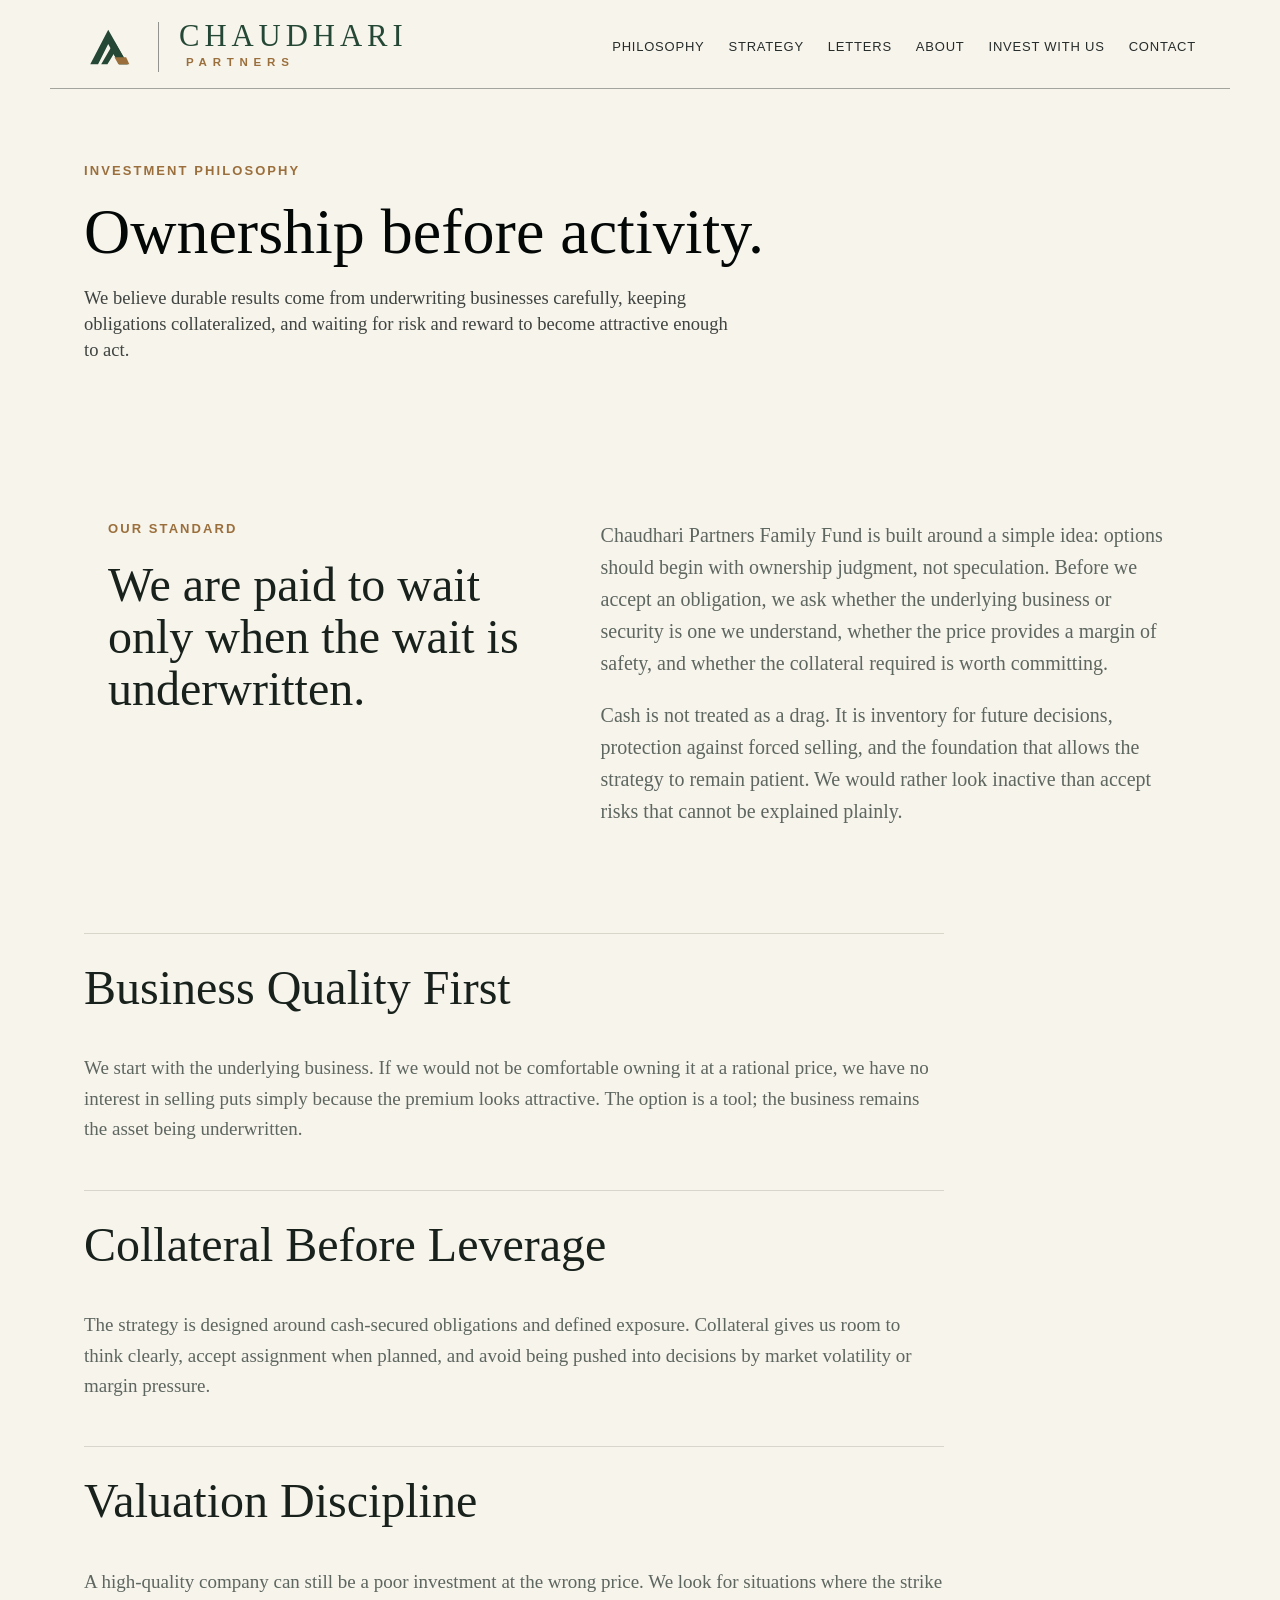
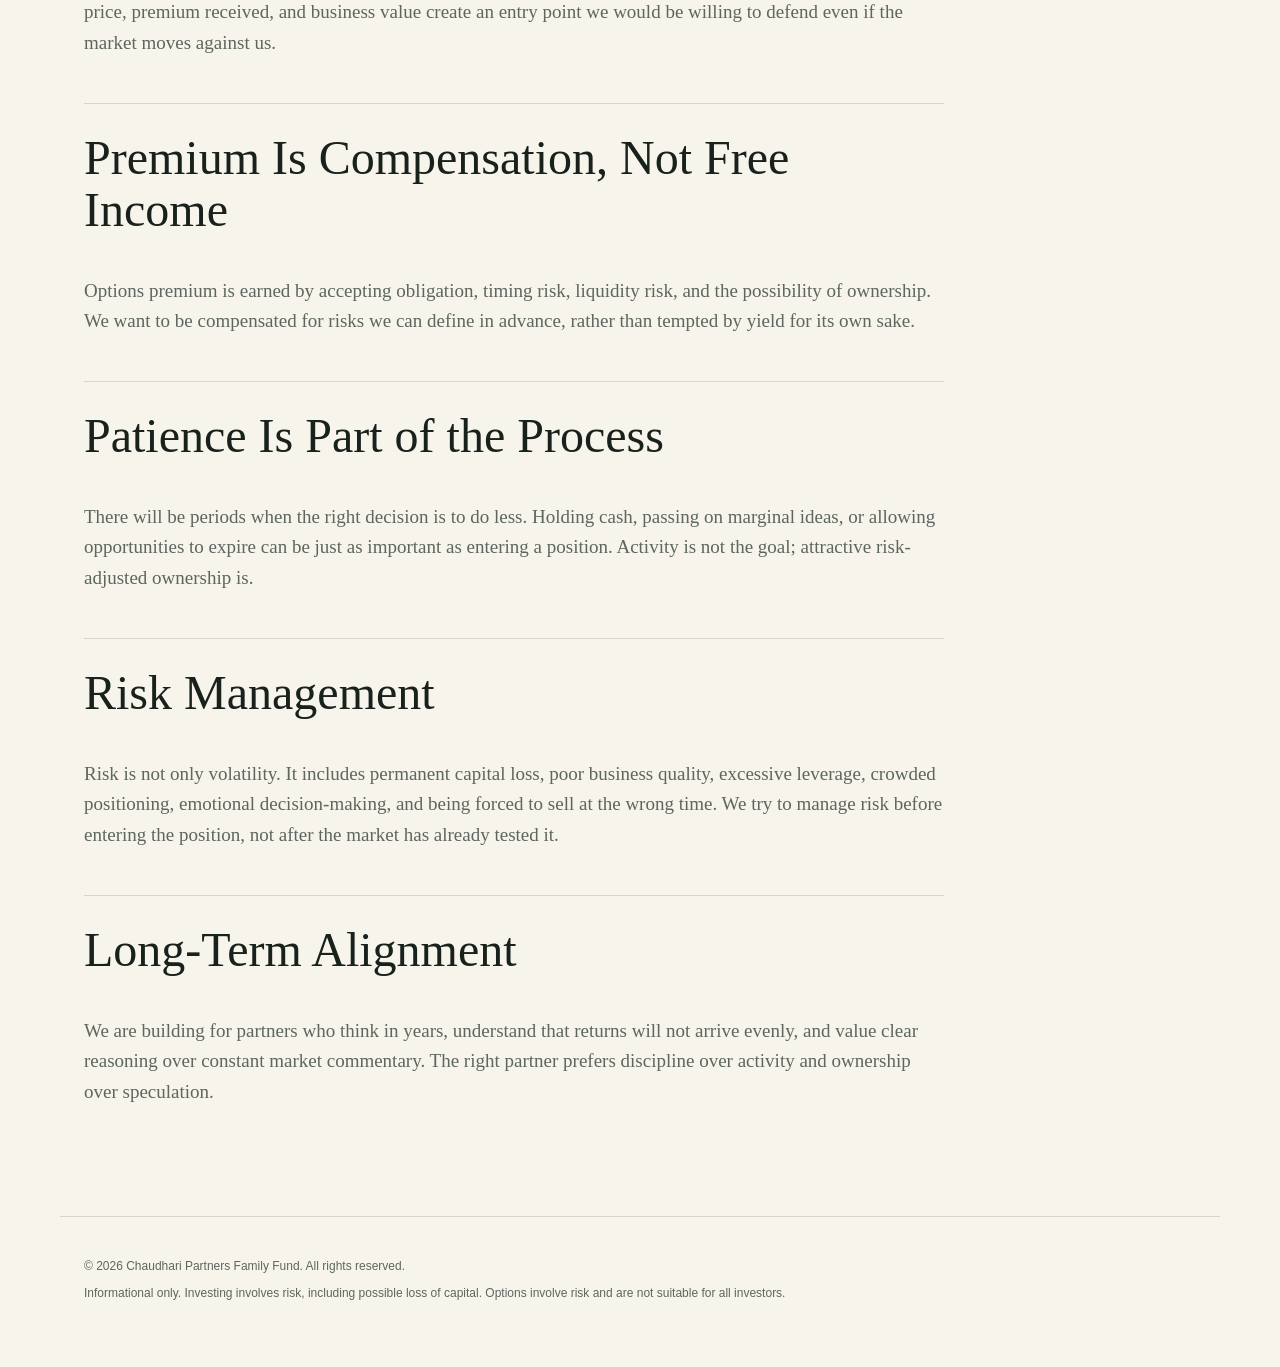
<file: philosophy.html>
<!doctype html>
<html lang="en">
  <head>
    <meta charset="utf-8">
    <meta name="viewport" content="width=device-width, initial-scale=1">
    <title>Investment Philosophy | Chaudhari Partners Family Fund</title>
    <meta name="description" content="Explore the Chaudhari Partners investment philosophy: ownership-first underwriting, cash-secured discipline, patience, risk management, and long-term alignment.">
    <meta name="robots" content="index, follow">
    <link rel="canonical" href="https://www.chaudharipartners.com/philosophy.html">
    <meta property="og:type" content="website">
    <meta property="og:site_name" content="Chaudhari Partners Family Fund">
    <meta property="og:title" content="Investment Philosophy | Chaudhari Partners Family Fund">
    <meta property="og:description" content="Ownership-first underwriting, cash-secured discipline, patience, risk management, and long-term alignment.">
    <meta property="og:url" content="https://www.chaudharipartners.com/philosophy.html">
    <meta name="twitter:card" content="summary">
    <meta name="twitter:title" content="Investment Philosophy | Chaudhari Partners Family Fund">
    <meta name="twitter:description" content="Ownership-first underwriting, cash-secured discipline, patience, risk management, and long-term alignment.">
    <link rel="icon" href="favicon.svg" type="image/svg+xml">
    <link rel="stylesheet" href="styles.css">
  </head>
  <body>
    <header class="site-header">
      <a class="brand brand-lockup" href="index.html" aria-label="Chaudhari Partners Family Fund home">
        <svg class="brand-symbol" viewBox="0 0 64 64" aria-hidden="true">
          <path class="symbol-green" d="M8 54 31 10l25 44H45L31 28 18 54Z"></path>
          <path class="symbol-green" d="M22 54 39 25l17 29H45l-7-13-8 13Z"></path>
          <path class="symbol-gold" d="M39 45h15l4 9H44Z"></path>
        </svg>
        <span class="brand-divider"></span>
        <span class="brand-wordmark"><strong>Chaudhari</strong><em>Partners</em></span>
      </a>
      <nav class="nav" aria-label="Primary navigation"><a href="philosophy.html">Philosophy</a><a href="index.html#strategy">Strategy</a><a href="letters.html">Letters</a><a href="about.html">About</a><a href="invest.html">Invest with Us</a><a href="contact.html">Contact</a></nav>
    </header>
    <main class="page">
      <section class="page-hero"><p class="eyebrow">Investment philosophy</p><h1>Ownership before activity.</h1><p class="lede">We believe durable results come from underwriting businesses carefully, keeping obligations collateralized, and waiting for risk and reward to become attractive enough to act.</p></section>
      <section class="section split philosophy-statement">
        <div>
          <p class="eyebrow">Our standard</p>
          <h2>We are paid to wait only when the wait is underwritten.</h2>
        </div>
        <div class="prose">
          <p>Chaudhari Partners Family Fund is built around a simple idea: options should begin with ownership judgment, not speculation. Before we accept an obligation, we ask whether the underlying business or security is one we understand, whether the price provides a margin of safety, and whether the collateral required is worth committing.</p>
          <p>Cash is not treated as a drag. It is inventory for future decisions, protection against forced selling, and the foundation that allows the strategy to remain patient. We would rather look inactive than accept risks that cannot be explained plainly.</p>
        </div>
      </section>
      <section class="content-list philosophy-list">
        <article><h2>Business Quality First</h2><p>We start with the underlying business. If we would not be comfortable owning it at a rational price, we have no interest in selling puts simply because the premium looks attractive. The option is a tool; the business remains the asset being underwritten.</p></article>
        <article><h2>Collateral Before Leverage</h2><p>The strategy is designed around cash-secured obligations and defined exposure. Collateral gives us room to think clearly, accept assignment when planned, and avoid being pushed into decisions by market volatility or margin pressure.</p></article>
        <article><h2>Valuation Discipline</h2><p>A high-quality company can still be a poor investment at the wrong price. We look for situations where the strike price, premium received, and business value create an entry point we would be willing to defend even if the market moves against us.</p></article>
        <article><h2>Premium Is Compensation, Not Free Income</h2><p>Options premium is earned by accepting obligation, timing risk, liquidity risk, and the possibility of ownership. We want to be compensated for risks we can define in advance, rather than tempted by yield for its own sake.</p></article>
        <article><h2>Patience Is Part of the Process</h2><p>There will be periods when the right decision is to do less. Holding cash, passing on marginal ideas, or allowing opportunities to expire can be just as important as entering a position. Activity is not the goal; attractive risk-adjusted ownership is.</p></article>
        <article><h2>Risk Management</h2><p>Risk is not only volatility. It includes permanent capital loss, poor business quality, excessive leverage, crowded positioning, emotional decision-making, and being forced to sell at the wrong time. We try to manage risk before entering the position, not after the market has already tested it.</p></article>
        <article><h2>Long-Term Alignment</h2><p>We are building for partners who think in years, understand that returns will not arrive evenly, and value clear reasoning over constant market commentary. The right partner prefers discipline over activity and ownership over speculation.</p></article>
      </section>
    </main>
    <footer class="site-footer"><p>&copy; 2026 Chaudhari Partners Family Fund. All rights reserved.</p><p>Informational only. Investing involves risk, including possible loss of capital. Options involve risk and are not suitable for all investors.</p></footer>
  </body>
</html>
</file>
<file: styles.css>
:root {
  --ink: #18211c;
  --muted: #5d665f;
  --line: #d8d5cb;
  --paper: #f7f4ec;
  --white: #fffdf8;
  --green: #254735;
  --copper: #9b6f3c;
  --blue: #384c65;
}

* { box-sizing: border-box; }
html { scroll-behavior: smooth; }
body {
  margin: 0;
  background: var(--paper);
  color: var(--ink);
  font-family: Georgia, "Times New Roman", serif;
  line-height: 1.6;
}
a { color: inherit; }
.site-header {
  display: flex;
  align-items: center;
  justify-content: space-between;
  gap: 32px;
  max-width: 1180px;
  margin: 0 auto;
  padding: 22px 34px 16px;
  border-bottom: 1px solid rgba(24, 33, 28, 0.38);
}
.brand {
  color: var(--ink);
  text-decoration: none;
}
.brand:not(.brand-lockup) {
  display: inline-flex;
  align-items: center;
  gap: 12px;
  font-size: 13px;
  font-weight: 700;
  white-space: nowrap;
}
.brand-mark {
  display: inline-grid;
  width: 40px;
  height: 40px;
  place-items: center;
  border: 1px solid var(--green);
  color: var(--green);
  font-size: 13px;
  letter-spacing: 0;
}
.brand-lockup {
  display: inline-grid;
  grid-template-columns: 54px 1px minmax(205px, auto);
  gap: 20px;
  align-items: center;
}
.brand-symbol {
  width: 50px;
  height: 50px;
}
.symbol-green {
  fill: var(--green);
}
.symbol-gold {
  fill: var(--copper);
}
.brand-divider {
  width: 1px;
  height: 50px;
  background: rgba(24, 33, 28, 0.45);
}
.brand-wordmark {
  display: grid;
  gap: 2px;
  text-transform: uppercase;
}
.brand-wordmark strong {
  color: var(--green);
  font-size: clamp(24px, 2.4vw, 34px);
  font-weight: 500;
  letter-spacing: 0.16em;
  line-height: 0.95;
}
.brand-wordmark em {
  color: var(--copper);
  font-family: Arial, Helvetica, sans-serif;
  font-size: clamp(10px, 0.9vw, 12px);
  font-style: normal;
  font-weight: 700;
  letter-spacing: 0.5em;
  padding-left: 7px;
}
.nav {
  display: flex;
  flex-wrap: wrap;
  align-items: center;
  justify-content: flex-end;
  gap: clamp(14px, 2.1vw, 24px);
  color: #262c2a;
  font-family: Arial, Helvetica, sans-serif;
  font-size: 13px;
  letter-spacing: 0.06em;
  text-transform: uppercase;
}
.nav a { text-decoration: none; }
.nav a:hover { color: var(--green); }
.hero {
  display: grid;
  grid-template-columns: minmax(310px, 0.82fr) minmax(500px, 1fr);
  gap: 0;
  align-items: stretch;
  max-width: 1180px;
  min-height: 535px;
  margin: 0 auto;
  padding: 22px 34px 0;
}
.hero-dashboard .hero-copy {
  display: flex;
  flex-direction: column;
  justify-content: center;
  padding: 20px 38px 34px 0;
}
.eyebrow {
  margin: 0 0 20px;
  color: var(--copper);
  font-family: Arial, Helvetica, sans-serif;
  font-size: 13px;
  font-weight: 700;
  letter-spacing: 0.16em;
  text-transform: uppercase;
}
h1,
h2,
h3,
p { margin-top: 0; }
h1 {
  max-width: 690px;
  margin-bottom: 24px;
  color: #030807;
  font-size: clamp(48px, 5vw, 76px);
  font-weight: 500;
  line-height: 0.93;
  letter-spacing: 0;
}
h2 {
  font-size: clamp(30px, 4vw, 48px);
  font-weight: 500;
  line-height: 1.08;
  letter-spacing: 0;
}
h3 { font-size: 22px; font-weight: 500; }
.lede {
  max-width: 650px;
  color: #3f4441;
  font-size: clamp(17px, 1.45vw, 21px);
  line-height: 1.38;
}
.hero-actions {
  display: flex;
  flex-wrap: wrap;
  align-items: center;
  gap: 24px;
  margin: 30px 0 0;
}
.button {
  display: inline-flex;
  min-height: 42px;
  align-items: center;
  justify-content: center;
  padding: 10px 18px;
  border: 1px solid var(--green);
  border-radius: 2px;
  background: var(--green);
  color: var(--white);
  font-family: Arial, Helvetica, sans-serif;
  font-size: 13px;
  font-weight: 700;
  letter-spacing: 0.05em;
  text-decoration: none;
  text-transform: uppercase;
}
.button:hover { background: #1a3527; }
.text-link {
  color: var(--green);
  border-bottom: 1px solid var(--copper);
  font-family: Arial, Helvetica, sans-serif;
  font-size: 13px;
  font-weight: 700;
  letter-spacing: 0.06em;
  padding-bottom: 8px;
  text-decoration: none;
  text-transform: uppercase;
}
.notice {
  max-width: 560px;
  color: var(--muted);
  font-family: Arial, Helvetica, sans-serif;
  font-size: 10px;
  line-height: 1.5;
}
.performance-board {
  border-left: 1px solid rgba(24, 33, 28, 0.18);
  padding: 24px 0 20px 24px;
}
.board-heading {
  display: flex;
  align-items: baseline;
  justify-content: space-between;
  gap: 24px;
  margin-bottom: 28px;
}
.board-heading h2,
.chart-block h3 {
  margin: 0;
  color: var(--green);
  font-family: Arial, Helvetica, sans-serif;
  font-size: 13px;
  font-weight: 700;
  letter-spacing: 0.1em;
  text-transform: uppercase;
}
.board-heading span {
  color: #444a47;
  font-family: Arial, Helvetica, sans-serif;
  font-size: 13px;
}
.scorecards {
  display: grid;
  grid-template-columns: repeat(2, minmax(210px, 1fr));
  gap: 20px;
  align-items: center;
  margin-bottom: 24px;
}
.scorecard {
  min-height: 112px;
  display: grid;
  place-items: center;
  align-content: center;
  text-align: center;
}
.primary-score {
  border: 0;
}
.benchmark-score {
  border-left: 1px solid rgba(24, 33, 28, 0.22);
}
.scorecard span,
.scorecard small {
  color: var(--green);
  font-family: Arial, Helvetica, sans-serif;
  font-size: 13px;
  font-weight: 700;
  letter-spacing: 0.08em;
  text-transform: uppercase;
}
.benchmark-score span,
.benchmark-score strong,
.benchmark-score small {
  color: var(--copper);
}
.scorecard strong {
  display: block;
  margin: 9px 0;
  color: var(--green);
  font-size: clamp(34px, 3.8vw, 50px);
  font-weight: 500;
  line-height: 0.9;
}
.scorecard small {
  border-top: 1px solid rgba(24, 33, 28, 0.2);
  padding-top: 12px;
  color: #32433d;
}
.chart-block h3 {
  margin-bottom: 22px;
}
.performance-line-chart {
  display: block;
  width: 100%;
  height: auto;
}
.performance-line-chart text {
  fill: #363d3a;
  font-family: Arial, Helvetica, sans-serif;
  font-size: 13px;
}
.performance-line-chart .axis {
  stroke: rgba(24, 33, 28, 0.62);
  stroke-width: 1.5;
}
.performance-line-chart .dash {
  stroke: rgba(24, 33, 28, 0.25);
  stroke-dasharray: 6 5;
  stroke-width: 1;
}
.cp-line,
.sp-line {
  fill: none;
  stroke-linecap: round;
  stroke-linejoin: round;
  stroke-width: 5;
}
.cp-line { stroke: var(--green); }
.sp-line { stroke: var(--copper); }
.cp-point { fill: var(--green); }
.sp-point { fill: var(--copper); }
.cp-label,
.cp-value { fill: var(--green) !important; }
.sp-label,
.sp-value { fill: var(--copper) !important; }
.cp-label,
.sp-label { font-size: 11px !important; }
.cp-value,
.sp-value { font-size: 19px !important; font-weight: 700; }
.chart-date { font-size: 11px !important; }
.chart-legend {
  display: flex;
  justify-content: center;
  gap: 26px;
  margin-top: 12px;
  color: #363d3a;
  font-family: Arial, Helvetica, sans-serif;
  font-size: 13px;
}
.chart-legend span {
  display: inline-flex;
  align-items: center;
  gap: 10px;
}
.chart-legend i {
  display: inline-block;
  width: 34px;
  height: 3px;
}
.legend-account { background: var(--green); }
.legend-benchmark { background: var(--copper); }
.intro, .section, .page {
  max-width: 1160px;
  margin: 0 auto;
  padding-right: 24px;
  padding-left: 24px;
}
.intro {
  padding-top: 54px;
  padding-bottom: 54px;
  border-top: 1px solid var(--line);
  border-bottom: 1px solid var(--line);
}
.intro p {
  max-width: 900px;
  color: var(--green);
  font-size: clamp(28px, 4vw, 44px);
  line-height: 1.14;
}
.section { padding-top: 86px; padding-bottom: 86px; }
.split {
  display: grid;
  grid-template-columns: minmax(240px, 0.75fr) minmax(0, 1fr);
  gap: 64px;
}
.prose { color: var(--muted); font-size: 20px; }
.hero-footnote {
  display: grid;
  grid-template-columns: 1fr 1fr;
  gap: 24px;
  max-width: 1180px;
  margin: 0 auto;
  padding: 14px 34px 26px;
  border-top: 1px solid rgba(24, 33, 28, 0.2);
  color: #3f4441;
  font-family: Arial, Helvetica, sans-serif;
  font-size: 13px;
  line-height: 1.4;
}
.hero-footnote p {
  margin: 0;
}
.hero-footnote p:last-child {
  display: flex;
  align-items: center;
  gap: 18px;
}
.shield-mark {
  display: inline-grid;
  flex: 0 0 auto;
  width: 32px;
  height: 32px;
  place-items: center;
  border: 3px solid var(--green);
  border-radius: 0 0 18px 18px;
  color: var(--green);
  font-size: 15px;
}
.grid-three {
  display: grid;
  grid-template-columns: repeat(3, minmax(0, 1fr));
  gap: 20px;
  border-top: 1px solid var(--line);
}
.grid-three article { padding-top: 28px; border-top: 3px solid var(--blue); }
.grid-three p { color: var(--muted); }
.quote-band { border-top: 1px solid var(--line); border-bottom: 1px solid var(--line); }
blockquote { margin: 0; }
blockquote p {
  max-width: 900px;
  color: var(--green);
  font-size: clamp(34px, 5vw, 60px);
  line-height: 1.08;
}
.page { min-height: 64vh; }
.page-hero { max-width: 880px; padding: 72px 0 52px; }
.content-list {
  display: grid;
  gap: 26px;
  max-width: 860px;
  padding-bottom: 90px;
}
.content-list article, .letter-placeholder, .contact-panel, .important, .partner-list {
  border-top: 1px solid var(--line);
  padding-top: 28px;
}
.content-list p, .letter-placeholder p, .important p, .partner-list, .contact-panel p {
  color: var(--muted);
  font-size: 19px;
}
.about-detail { border-top: 1px solid var(--line); }
.about-values {
  padding-top: 28px;
  padding-bottom: 44px;
}
.about-values article { border-top-color: var(--green); }
.about-values h2 {
  margin-bottom: 14px;
  color: var(--green);
  font-size: clamp(26px, 3vw, 38px);
}
.partner-list ul {
  display: grid;
  grid-template-columns: repeat(2, minmax(0, 1fr));
  gap: 12px 28px;
  margin: 24px 0 0;
  padding: 0;
  list-style: none;
}
.partner-list li { padding-left: 20px; border-left: 3px solid var(--copper); }
.letter-placeholder, .contact-panel, .important { max-width: 820px; margin-bottom: 80px; }
.investor-letter {
  max-width: 920px;
  margin-bottom: 92px;
  border-top: 1px solid var(--line);
  padding-top: 34px;
}
.letter-header {
  max-width: 760px;
  margin-bottom: 34px;
}
.letter-header h2 {
  margin-bottom: 14px;
}
.letter-header > p:last-child {
  color: var(--muted);
  font-family: Arial, Helvetica, sans-serif;
  font-size: 13px;
}
.letter-actions {
  margin: -10px 0 34px;
}
.letter-metrics {
  display: grid;
  grid-template-columns: repeat(4, minmax(0, 1fr));
  gap: 18px;
  margin: 34px 0 52px;
}
.letter-metrics div {
  border-top: 3px solid var(--green);
  padding-top: 14px;
}
.letter-metrics span {
  display: block;
  color: var(--muted);
  font-family: Arial, Helvetica, sans-serif;
  font-size: 12px;
  font-weight: 700;
  text-transform: uppercase;
}
.letter-metrics strong {
  display: block;
  margin-top: 8px;
  color: var(--ink);
  font-size: clamp(26px, 3vw, 38px);
  font-weight: 500;
  line-height: 1;
}
.letter-body {
  max-width: 760px;
  color: var(--muted);
  font-size: 20px;
}
.letter-body h3 {
  margin-top: 42px;
  margin-bottom: 12px;
  color: var(--green);
  font-size: 28px;
}
.activity-table {
  display: grid;
  margin: 26px 0 26px;
  border-top: 1px solid var(--green);
  border-bottom: 1px solid var(--line);
  font-family: Arial, Helvetica, sans-serif;
  font-size: 13px;
}
.activity-table div {
  display: grid;
  grid-template-columns: 1fr 1.05fr 1.7fr;
  gap: 18px;
  padding: 14px 0;
  border-top: 1px solid var(--line);
}
.activity-table div:first-child {
  border-top: 0;
  color: var(--green);
  font-size: 11px;
  font-weight: 700;
  letter-spacing: 0.08em;
  text-transform: uppercase;
}
.activity-table span {
  color: var(--muted);
}
.activity-table div:not(:first-child) span:first-child {
  color: var(--ink);
  font-weight: 700;
}
.letter-disclaimer {
  max-width: 820px;
  margin-top: 46px;
  border-top: 1px solid var(--line);
  padding-top: 20px;
}
.letter-disclaimer p {
  color: var(--muted);
  font-family: Arial, Helvetica, sans-serif;
  font-size: 12px;
  line-height: 1.55;
}
.contact-panel {
  display: flex;
  align-items: center;
  justify-content: space-between;
  gap: 20px;
}
.site-footer {
  max-width: 1160px;
  margin: 0 auto;
  padding: 40px 24px 56px;
  border-top: 1px solid var(--line);
  color: var(--muted);
  font-family: Arial, Helvetica, sans-serif;
  font-size: 12px;
}
.site-footer p { max-width: 860px; margin-bottom: 8px; }
@media (max-width: 980px) {
  .site-header {
    align-items: flex-start;
    flex-direction: column;
    padding: 28px 24px 22px;
  }

  .brand-lockup {
    grid-template-columns: 64px 1px minmax(0, auto);
    gap: 18px;
  }
  .brand-symbol,
  .brand-divider {
    width: 60px;
    height: 60px;
  }
  .brand-divider { width: 1px; }
  .nav {
    justify-content: flex-start;
    gap: 12px 20px;
    font-size: 13px;
  }
  .hero {
    grid-template-columns: 1fr;
    min-height: 0;
    padding: 34px 24px 0;
  }
  .hero-dashboard .hero-copy {
    padding: 28px 0 46px;
  }
  .performance-board {
    border-left: 0;
    border-top: 1px solid rgba(24, 33, 28, 0.18);
    padding: 32px 0 26px;
  }
  .scorecards {
    grid-template-columns: 1fr;
  }
  .benchmark-score {
    border-left: 0;
    border-top: 1px solid rgba(24, 33, 28, 0.22);
  }
  .hero-footnote,
  .split,
  .grid-three {
    grid-template-columns: 1fr;
  }
  .hero-footnote {
    padding: 22px 24px 36px;
  }
  .section { padding-top: 58px; padding-bottom: 58px; }
  .partner-list ul, .letter-metrics { grid-template-columns: 1fr; }
  .contact-panel { align-items: flex-start; flex-direction: column; }
}
@media (max-width: 520px) {
  .brand { white-space: normal; }
  .brand-lockup { grid-template-columns: 48px 1px minmax(0, auto); gap: 12px; }
  .brand-symbol, .brand-divider { width: 48px; height: 48px; }
  .brand-divider { width: 1px; }
  .brand-wordmark strong { font-size: 25px; letter-spacing: 0.12em; }
  .brand-wordmark em { font-size: 11px; letter-spacing: 0.46em; }
  h1 { font-size: 52px; }
  .lede, .prose { font-size: 15px; }
  .scorecard strong { font-size: 46px; }
  .chart-legend { justify-content: flex-start; gap: 18px; }
}













.process-steps {
  display: grid;
  grid-template-columns: repeat(4, minmax(0, 1fr));
  gap: 22px;
  border-top: 1px solid var(--line);
}
.process-steps article {
  border-top: 3px solid var(--green);
  padding-top: 18px;
}
.process-steps span {
  display: block;
  margin-bottom: 18px;
  color: var(--copper);
  font-family: Arial, Helvetica, sans-serif;
  font-size: 12px;
  font-weight: 700;
}
.process-steps h2 {
  margin-bottom: 12px;
  color: var(--green);
  font-size: clamp(24px, 2.5vw, 34px);
}
.process-steps p,
.invest-cta p {
  color: var(--muted);
  font-size: 18px;
}
.invest-cta {
  border-top: 1px solid var(--line);
  border-bottom: 1px solid var(--line);
  padding-top: 34px;
  padding-bottom: 34px;
}
@media (max-width: 980px) {
  .process-steps {
    grid-template-columns: repeat(2, minmax(0, 1fr));
  }
}
@media (max-width: 620px) {
  .process-steps {
    grid-template-columns: 1fr;
  }
}

.investment-terms {
  display: grid;
  grid-template-columns: repeat(3, minmax(0, 1fr));
  gap: 22px;
  border-top: 1px solid var(--line);
  border-bottom: 1px solid var(--line);
}
.investment-terms article {
  border-top: 3px solid var(--green);
  padding-top: 18px;
}
.investment-terms span {
  display: block;
  color: var(--copper);
  font-family: Arial, Helvetica, sans-serif;
  font-size: 12px;
  font-weight: 700;
  letter-spacing: 0.1em;
  text-transform: uppercase;
}
.investment-terms strong {
  display: block;
  margin: 10px 0 12px;
  color: var(--green);
  font-size: clamp(28px, 3vw, 42px);
  font-weight: 500;
  line-height: 1.05;
}
.investment-terms p {
  color: var(--muted);
  font-size: 18px;
}
@media (max-width: 820px) {
  .investment-terms {
    grid-template-columns: 1fr;
  }
}
</file>
